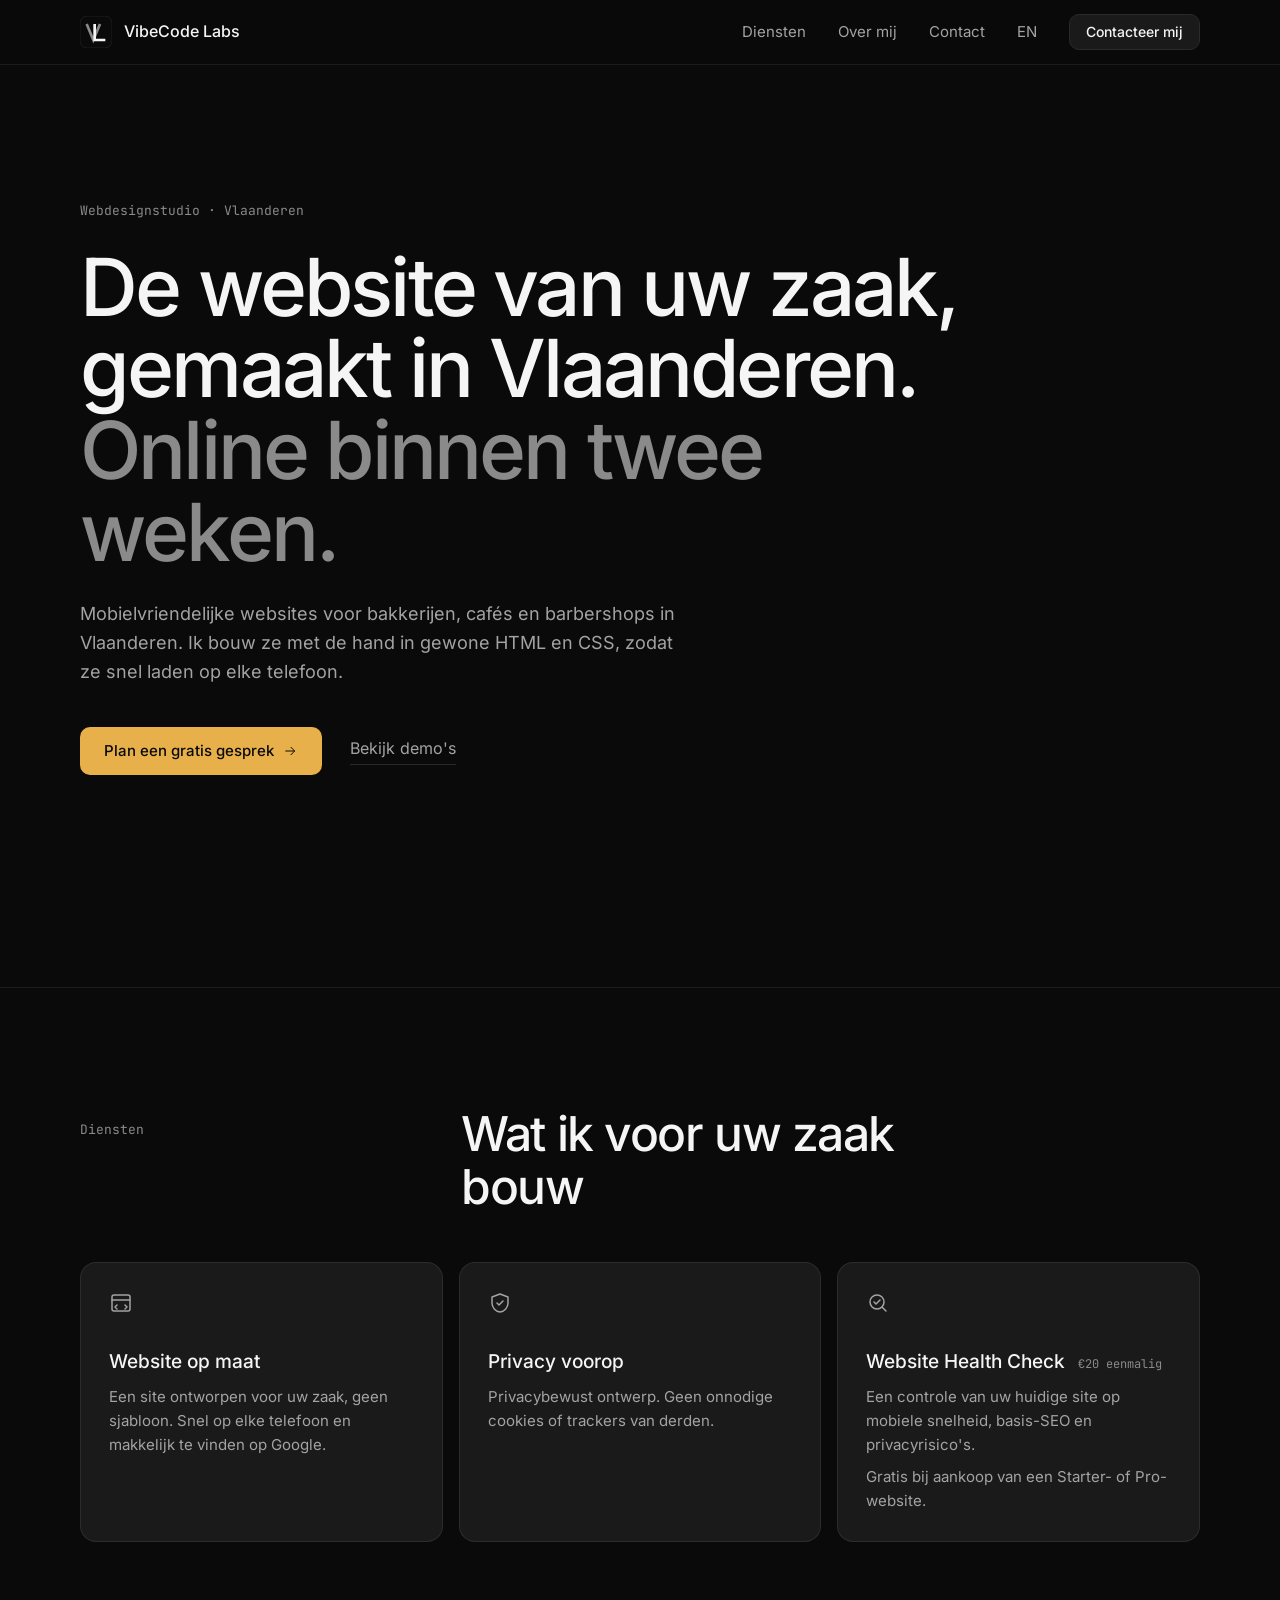
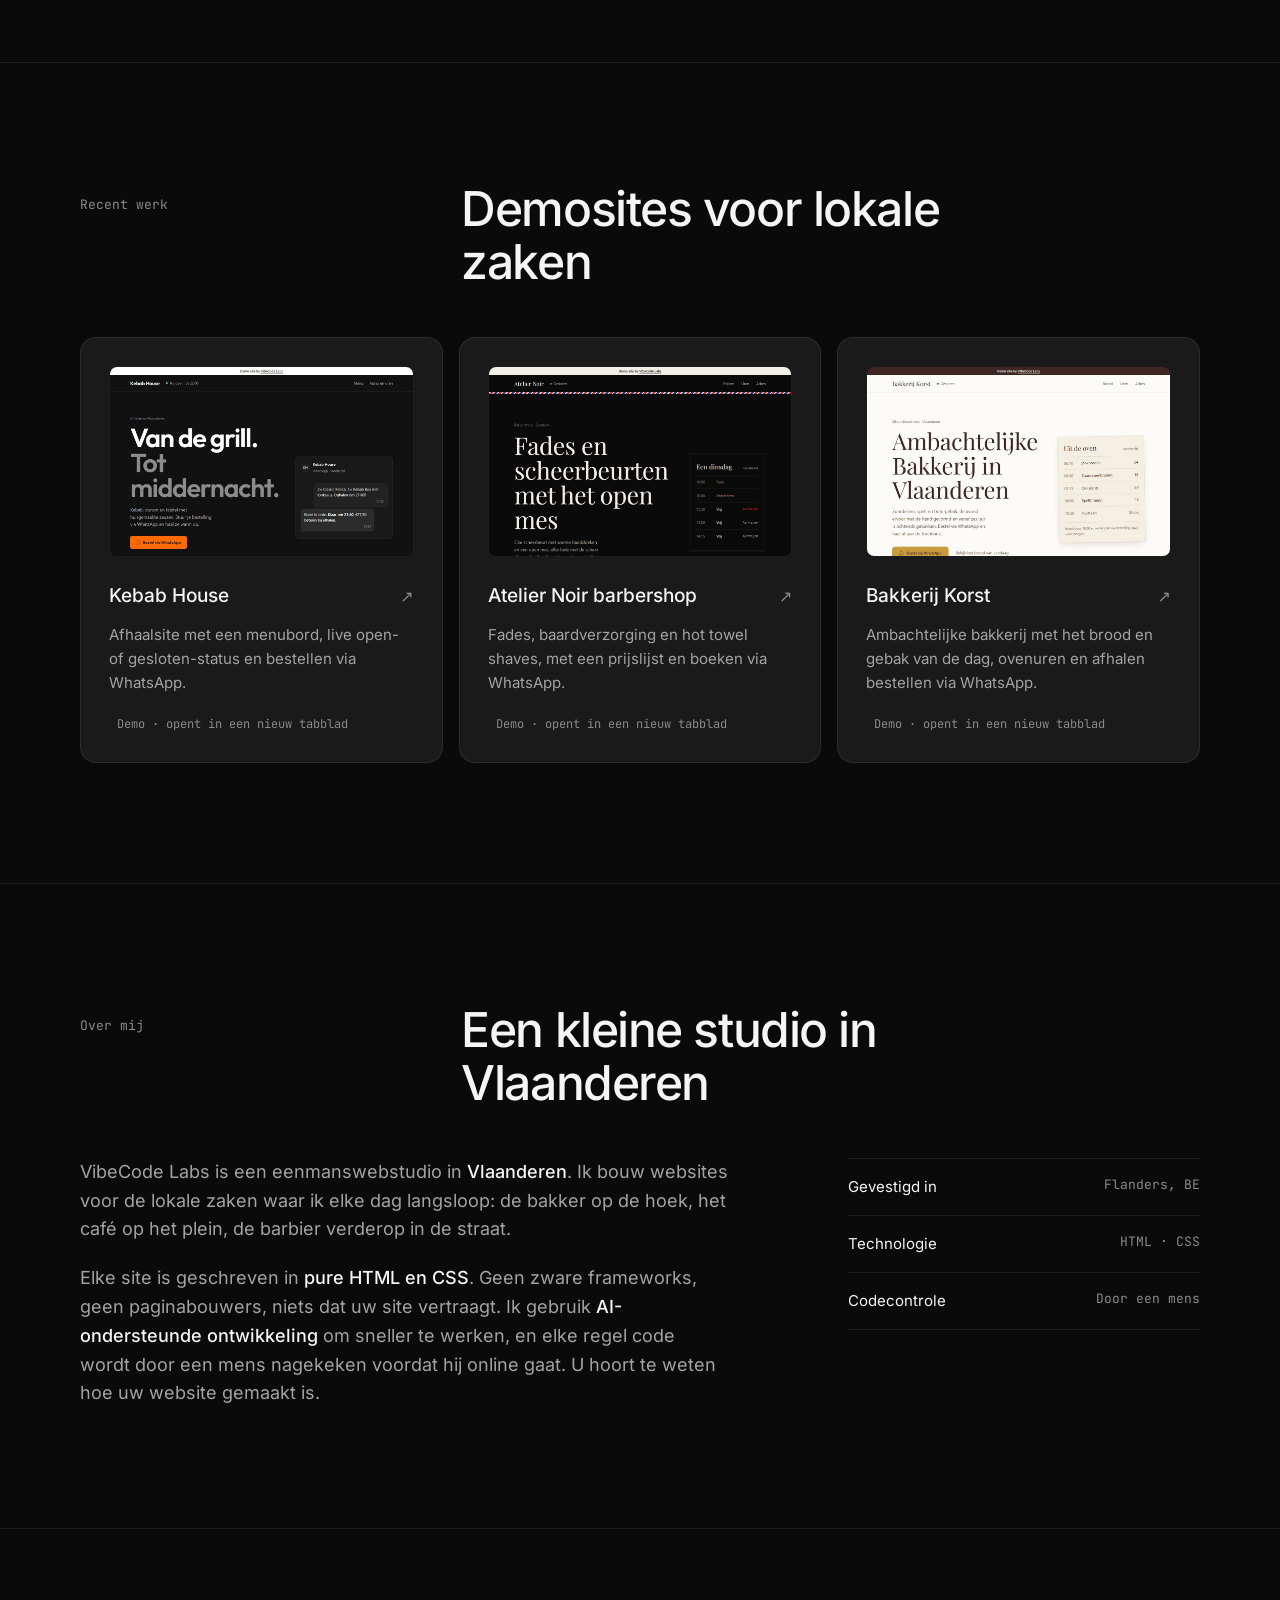
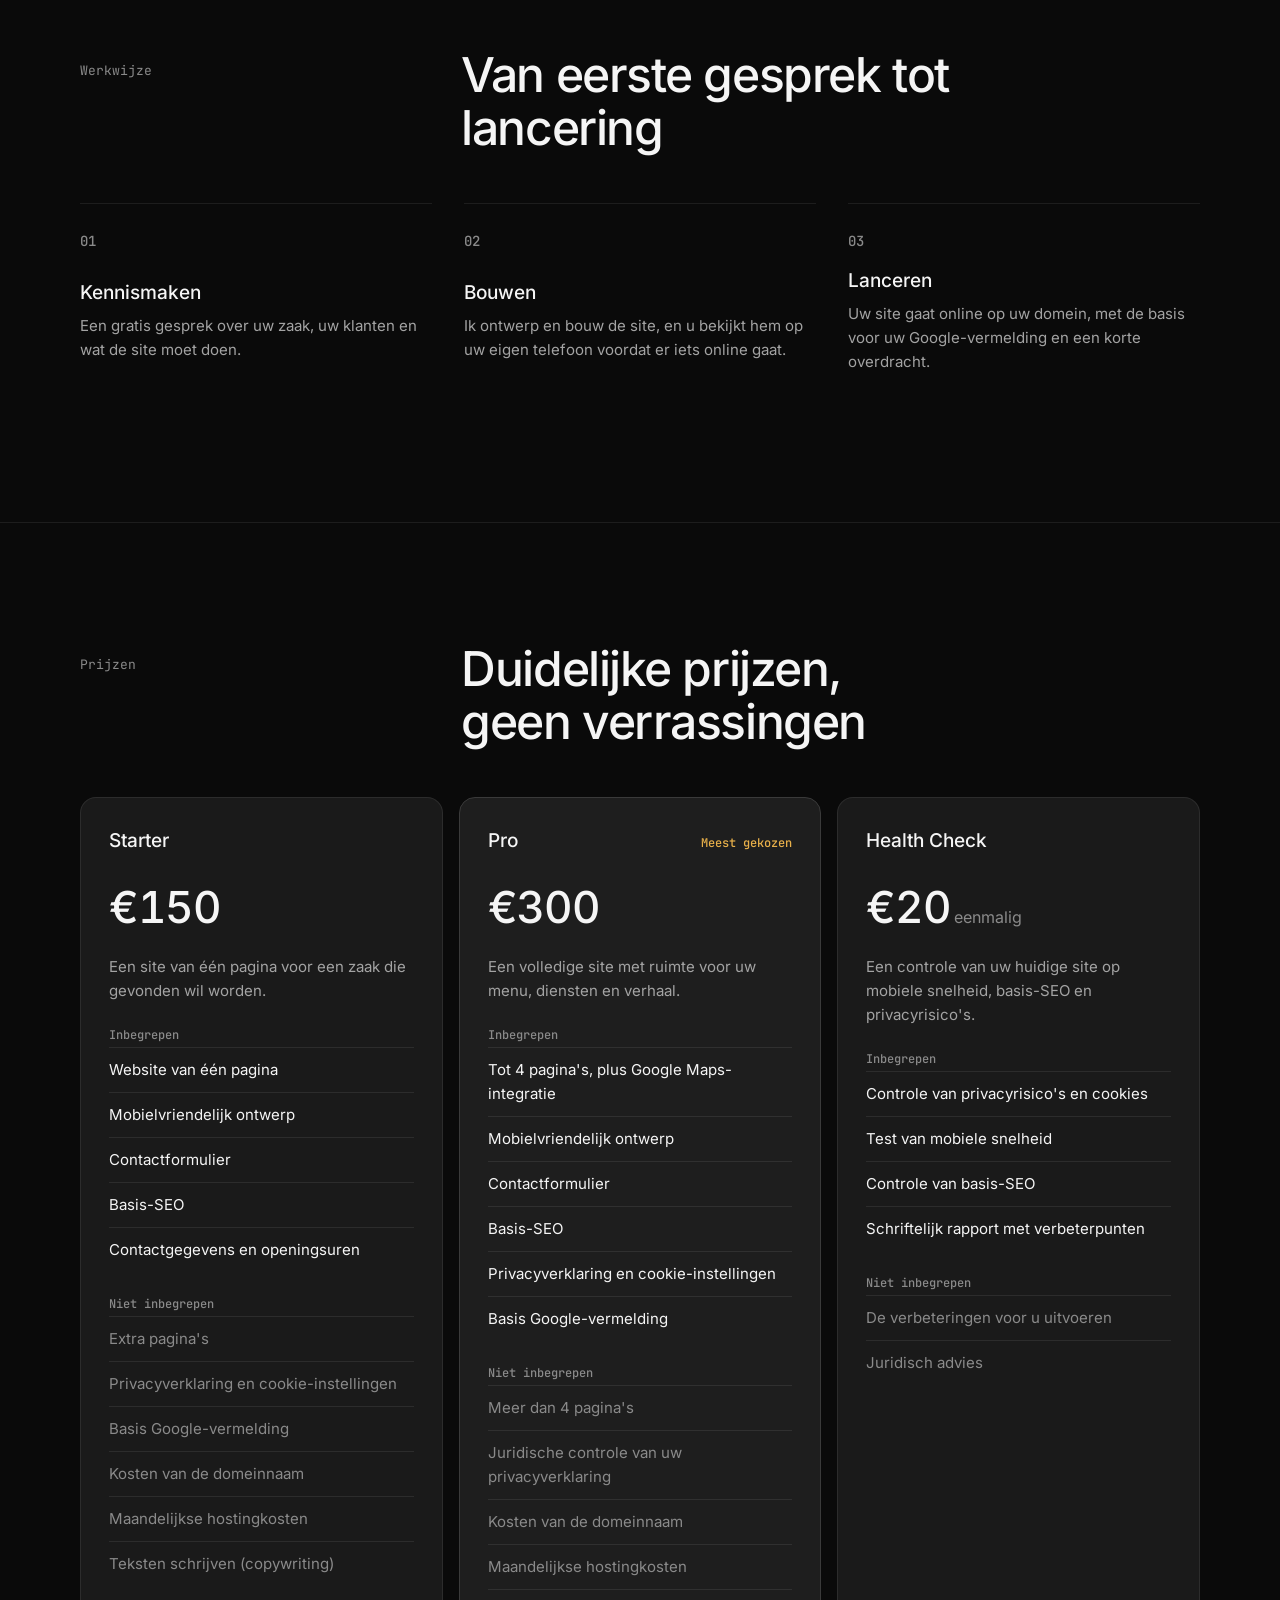
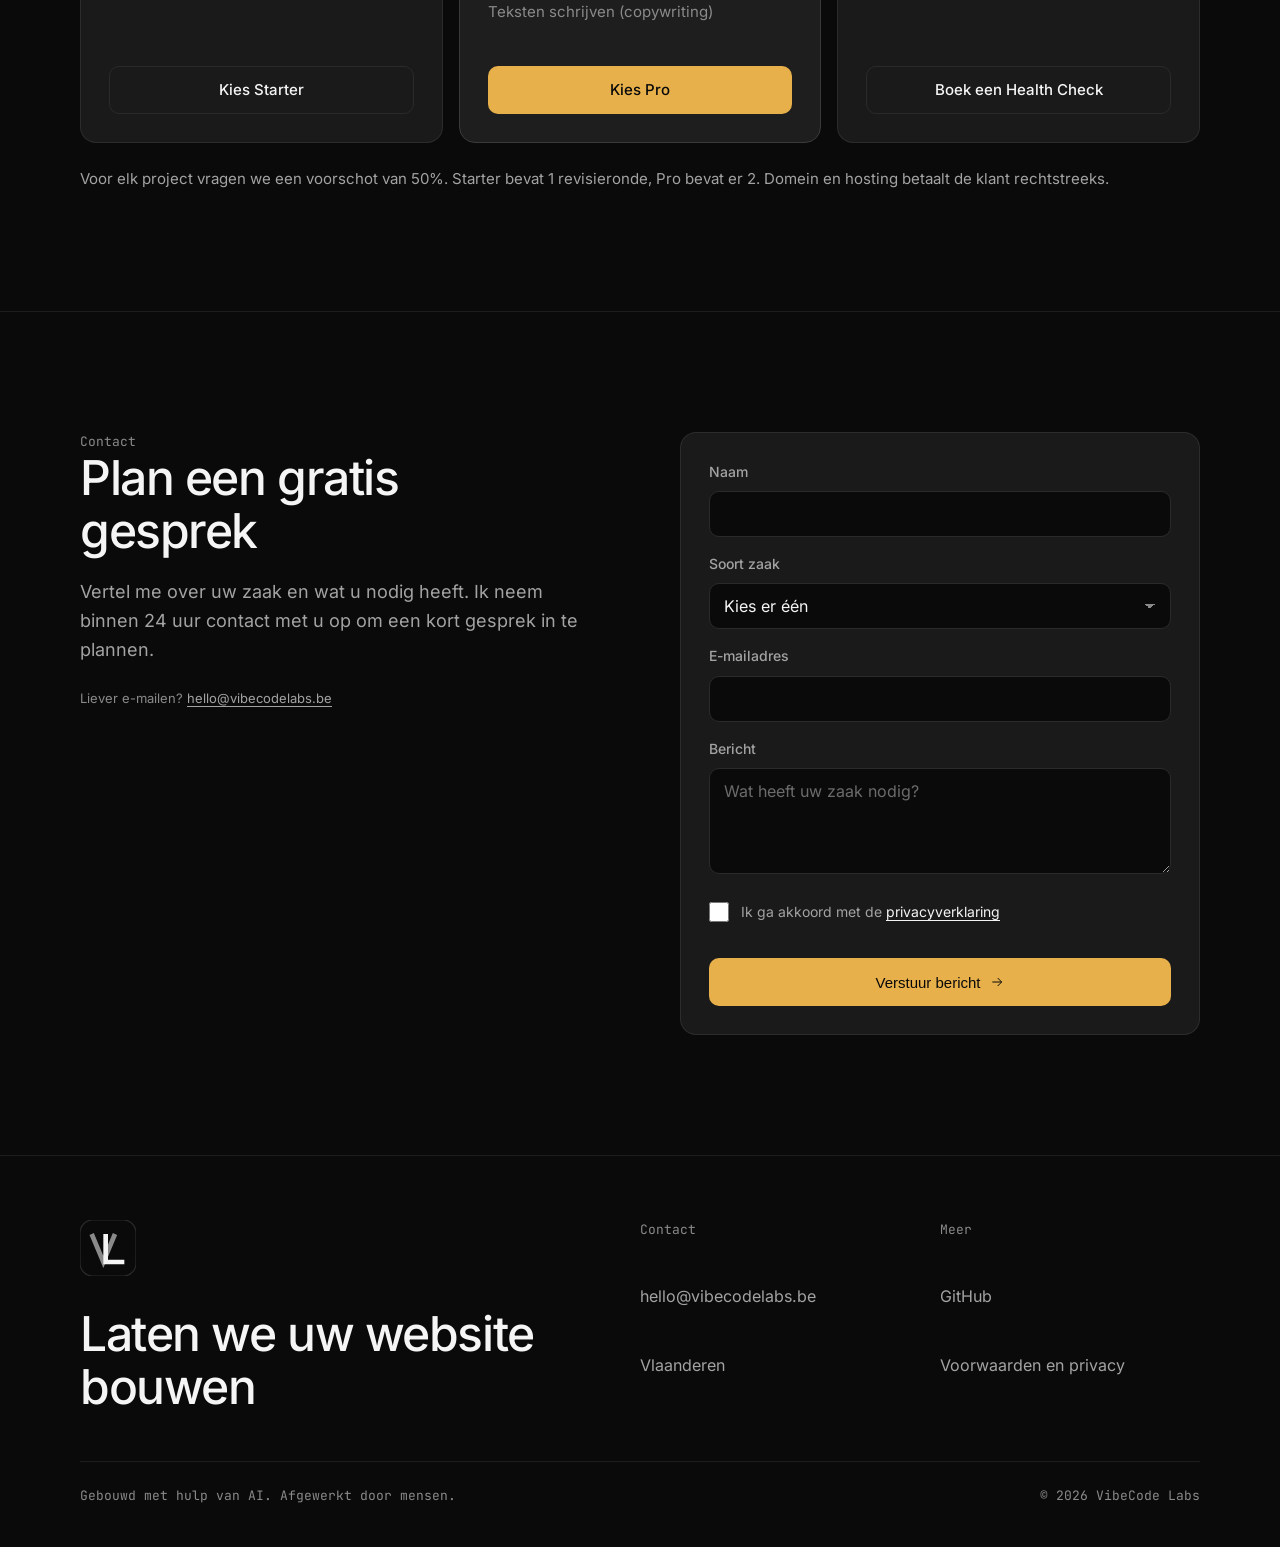
<file: index.html>
<!doctype html>
<html lang="nl-BE">
<head>
<meta charset="utf-8">
<meta name="viewport" content="width=device-width, initial-scale=1">
<title>Websites voor lokale zaken in Vlaanderen | VibeCode Labs</title>
<meta name="description" content="Webdesignstudio in Vlaanderen. Snelle, mobielvriendelijke en privacybewuste websites voor bakkerijen, cafés en barbershops.">
<meta property="og:type" content="website">
<meta property="og:title" content="Websites voor lokale zaken in Vlaanderen | VibeCode Labs">
<meta property="og:image" content="https://qrdz0.github.io/VibeCode-Labs/og-image.jpg">
<meta property="og:description" content="Snelle, mobielvriendelijke websites voor lokale zaken in Vlaanderen.">
<meta property="og:url" content="https://qrdz0.github.io/VibeCode-Labs/">
<meta property="og:locale" content="nl_BE">
<meta property="og:locale:alternate" content="en_BE">
<meta name="theme-color" content="#0a0a0a">
<link rel="icon" href="data:image/svg+xml,%3Csvg xmlns='http://www.w3.org/2000/svg' viewBox='0 0 48 48'%3E%3Crect width='48' height='48' rx='10' fill='%230a0a0a'/%3E%3Cpath d='M10 12l10 24 10-24' fill='none' stroke='%238a8a8a' stroke-width='4'/%3E%3Cpath d='M22 12v24h16' fill='none' stroke='%23f5f5f5' stroke-width='4'/%3E%3C/svg%3E">
<link rel="preload" href="fonts/inter-latin.woff2" as="font" type="font/woff2" crossorigin>
<style>
/* Self-hosted so no visitor IPs go to Google; both are variable fonts, Latin subset only */
@font-face { font-family: "Inter"; font-weight: 100 900; font-display: swap; src: url(fonts/inter-latin.woff2) format("woff2"); }
@font-face { font-family: "JetBrains Mono"; font-weight: 100 800; font-display: swap; src: url(fonts/jetbrains-mono-latin.woff2) format("woff2"); }
:root {
  --black: #0a0a0a;
  --g1: #1a1a1a;
  --g2: #2a2a2a;
  --text: #f5f5f5;
  --text-2: #a3a3a3;
  --muted: #8a8a8a;
  --line: rgba(245, 245, 245, .08);
  --accent: #e8b04a;
  --ease: cubic-bezier(.2, 0, 0, 1);
  --mono: "JetBrains Mono", ui-monospace, monospace;
}
* { box-sizing: border-box; margin: 0; }
html { scroll-behavior: smooth; scroll-padding-top: 72px; }
body { background: var(--black); color: var(--text); font: 400 16px/1.6 "Inter", system-ui, sans-serif; -webkit-font-smoothing: antialiased; }
a { color: inherit; text-decoration: none; }
:focus-visible { outline: 2px solid var(--accent); outline-offset: 3px; border-radius: 6px; }
.wrap { max-width: 1200px; margin: 0 auto; padding: 0 20px; }
.mono { font-family: var(--mono); font-size: 13px; color: var(--muted); }

/* Nav */
.nav { position: sticky; top: 0; z-index: 10; background: rgba(10,10,10,.85); backdrop-filter: blur(12px); border-bottom: 1px solid var(--line); }
.nav-inner { display: flex; align-items: center; justify-content: space-between; height: 64px; }
.brand { display: flex; align-items: center; gap: 12px; font-weight: 500; }
.nav-links { display: flex; align-items: center; gap: 16px; }
.brand, .nav-links .btn { white-space: nowrap; }
.nav-links a:not(.btn) { display: none; color: var(--text-2); font-size: 15px; transition: color 150ms var(--ease); }
.nav-links a:not(.btn):hover { color: var(--text); }

/* Language: Dutch first, English as fallback. Only the .t-nl/.t-en pairs switch */
html[lang="en"] .t-nl, html[lang="nl-BE"] .t-en { display: none; }
.lang-switch { background: none; border: 0; padding: 0; font: inherit; font-size: 15px; color: var(--text-2); cursor: pointer; transition: color 150ms var(--ease); }
.lang-switch:hover { color: var(--text); }

/* Buttons */
.btn { display: inline-flex; align-items: center; gap: 8px; height: 48px; padding: 0 24px; border-radius: 10px; font-weight: 500; font-size: 15px; transition: background-color 150ms var(--ease), border-color 150ms var(--ease), transform 100ms var(--ease); }
.btn:active { transform: scale(.98); }
.btn-primary { background: var(--accent); color: var(--black); }
.btn-primary:hover { background: #f0c26a; }
.btn-ghost { height: 36px; padding: 0 16px; font-size: 14px; border: 1px solid var(--g2); background: var(--g1); }
.btn-ghost:hover { border-color: #444; }

/* Hero */
.hero { padding: 96px 0 104px; }
.eyebrow { margin-bottom: 24px; }
h1 { font-size: clamp(40px, 7vw, 80px); line-height: 1.02; font-weight: 500; letter-spacing: -.035em; max-width: 17ch; }
h1 .dim { color: var(--muted); }
.lead { margin: 28px 0 40px; max-width: 34em; font-size: 18px; color: var(--text-2); }
.actions { display: flex; flex-wrap: wrap; align-items: center; gap: 16px 28px; margin-bottom: 48px; }
.link { color: var(--text-2); border-bottom: 1px solid var(--g2); padding-bottom: 2px; transition: color 150ms var(--ease), border-color 150ms var(--ease); }
.link:hover { color: var(--text); border-color: var(--text-2); }
.hero-meta { display: flex; flex-wrap: wrap; gap: 8px 24px; }

/* Contact */
.contact { display: grid; gap: 48px; align-items: start; }
.contact .lead { margin: 20px 0 24px; }
.form { display: grid; gap: 16px; }
/* Spam trap: bots fill it, Formspree drops those submissions */
.hp { position: absolute; left: -9999px; width: 1px; height: 1px; opacity: 0; }
.form-note { font-size: 13px; color: var(--muted); }
.form-note a { color: var(--text-2); text-decoration: underline; text-underline-offset: 3px; }
.form-error { font-size: 14px; color: #f08a80; }
.form-error a { text-decoration: underline; text-underline-offset: 3px; }
.sent { font-size: 18px; font-weight: 500; color: #6fcf8a; }
.sent + p { margin-top: 8px; }
.form label { display: grid; gap: 8px; font-size: 14px; font-weight: 500; color: var(--text-2); }
.form input, .form select, .form textarea { width: 100%; font: 400 16px "Inter", system-ui, sans-serif; color: var(--text); background: var(--black); border: 1px solid var(--g2); border-radius: 10px; padding: 12px 14px; transition: border-color 150ms var(--ease); }
.form textarea { resize: vertical; }
.form select { appearance: none; background-image: linear-gradient(45deg, transparent 50%, var(--muted) 50%), linear-gradient(135deg, var(--muted) 50%, transparent 50%); background-position: calc(100% - 20px) 50%, calc(100% - 15px) 50%; background-size: 5px 5px; background-repeat: no-repeat; }
.form ::placeholder { color: #6b6b6b; }
.form input:focus, .form select:focus, .form textarea:focus { outline: none; border-color: var(--accent); }
.form .consent { display: flex; align-items: center; gap: 12px; min-height: 44px; font-weight: 400; }
.form .consent input { width: 20px; height: 20px; padding: 0; flex: none; accent-color: var(--accent); }
.form .consent a { color: var(--text); text-decoration: underline; text-underline-offset: 3px; }
.free-note { margin-top: 16px; font-size: 14px; color: var(--accent); }
.form .btn { justify-content: center; margin-top: 8px; border: 0; cursor: pointer; }

/* Work */
.work { display: grid; gap: 16px; }
.work a { display: grid; gap: 4px; }
.work a:hover .arrow { transform: translate(2px, -2px); }
.work .arrow { transition: transform 150ms var(--ease); color: var(--muted); }
.work-top { display: flex; justify-content: space-between; align-items: baseline; }
.work-meta { margin: 16px 0 0; }
/* Framed screenshot; the image zooms inside its frame so the card itself never moves */
.shot { display: block; margin-bottom: 20px; border: 1px solid var(--line); border-radius: 8px; overflow: hidden; background: var(--black); }
.shot img { display: block; width: 100%; height: auto; transform-origin: top center; transition: transform 300ms var(--ease); }
.work a:hover .shot img { transform: scale(1.03); }
@media (prefers-reduced-motion: reduce) { .shot img { transition: none; } }
.hero { border-top: 0; }
.foot-title { margin-top: 24px; }

/* Sections */
section { border-top: 1px solid var(--line); }
.section { padding: 88px 0; }
.head { display: grid; gap: 12px; margin-bottom: 48px; }
h2 { font-size: clamp(32px, 5vw, 48px); line-height: 1.1; font-weight: 500; letter-spacing: -.03em; max-width: 16ch; }
h3 { font-size: 19px; font-weight: 500; }

/* Cards */
.grid { display: grid; gap: 16px; }
.card { background: var(--g1); border: 1px solid var(--line); border-radius: 16px; padding: 28px; transition: border-color 200ms var(--ease), background-color 200ms var(--ease); }
.card:not(.form):hover { border-color: var(--g2); background: #1e1e1e; }
.card > svg { color: var(--text-2); margin-bottom: 24px; }
.card p { color: var(--text-2); margin-top: 8px; font-size: 15px; }
.tag { font-family: var(--mono); font-size: 12px; color: var(--muted); margin-left: 8px; font-weight: 400; }

/* About */
.about { display: grid; gap: 32px; }
.about p { color: var(--text-2); font-size: 18px; max-width: 36em; }
.about p + p { margin-top: 20px; }
.about strong { color: var(--text); font-weight: 500; }
.facts { list-style: none; padding: 0; border-top: 1px solid var(--line); align-self: start; }
.facts li { display: flex; justify-content: space-between; gap: 16px; padding: 16px 0; border-bottom: 1px solid var(--line); font-size: 15px; }

/* Process */
.steps { list-style: none; padding: 0; display: grid; gap: 0; counter-reset: s; }
.steps li { counter-increment: s; display: grid; grid-template-columns: 56px 1fr; gap: 16px; padding: 28px 0; border-top: 1px solid var(--line); }
.steps li::before { content: "0" counter(s); font: 500 14px var(--mono); color: var(--muted); padding-top: 4px; }
.steps p { color: var(--text-2); margin-top: 6px; font-size: 15px; }

/* Pricing */
.price { display: flex; flex-direction: column; }
.price .amount { color: var(--text); font-size: 44px; font-weight: 500; letter-spacing: -.03em; margin: 16px 0 4px; font-variant-numeric: tabular-nums; }
.price .amount small { font-size: 16px; font-weight: 400; color: var(--muted); letter-spacing: 0; }
.price ul { list-style: none; padding: 0; margin: 0; }
.price li { padding: 10px 0; border-top: 1px solid var(--line); font-size: 15px; color: var(--text-2); }
.price .list-label { margin: 24px 0 4px; font: 500 12px var(--mono); color: var(--muted); }
.price .inc li { color: var(--text); }
.price .exc { flex: 1; margin-bottom: 32px; }
.price .exc li { color: var(--muted); }
.price-note { margin-top: 24px; font-size: 15px; color: var(--text-2); }
.price .btn { justify-content: center; }
.price.featured { border-color: #3a3a3a; background: #1e1e1e; }
.badge { font: 500 12px var(--mono); color: var(--accent); }
.price-top { display: flex; justify-content: space-between; align-items: baseline; }
.btn-plain { border: 1px solid var(--g2); }
.btn-plain:hover { border-color: #444; }

/* Footer */
footer { border-top: 1px solid var(--line); padding: 64px 0 40px; }
.foot { display: grid; gap: 40px; }
.foot-links { display: grid; gap: 8px; color: var(--text-2); }
.foot-links a:hover { color: var(--text); }
.credit { margin-top: 48px; padding-top: 24px; border-top: 1px solid var(--line); display: flex; flex-wrap: wrap; justify-content: space-between; gap: 8px; }

/* Scroll fade: only hides content when JS is running */
.js .reveal { opacity: 0; transform: translateY(12px); transition: opacity 600ms var(--ease), transform 600ms var(--ease); }
.js .reveal.in { opacity: 1; transform: none; }
@media (prefers-reduced-motion: reduce) {
  html { scroll-behavior: auto; }
  .js .reveal { opacity: 1; transform: none; transition: none; }
}

@media (min-width: 768px) {
  .wrap { padding: 0 40px; }
  .nav-links a:not(.btn) { display: inline; }
  .nav-links { gap: 32px; }
  .hero { padding: 136px 0 144px; }
  .section { padding: 120px 0; }
  .head { grid-template-columns: 1fr 2fr; align-items: end; }
  .head .mono { align-self: start; padding-top: 12px; }
  .grid-3 { grid-template-columns: repeat(3, 1fr); }
  .work { grid-template-columns: repeat(3, 1fr); }
  .about { grid-template-columns: 2fr 1fr; gap: 64px; }
  .steps { grid-template-columns: repeat(3, 1fr); gap: 32px; }
  .steps li { grid-template-columns: 1fr; padding-top: 24px; }
  .foot { grid-template-columns: 2fr 1fr 1fr; }
  .contact { grid-template-columns: 1fr 1fr; gap: 80px; }
}
</style>
<script>
document.documentElement.classList.add('js');
// Restore the visitor's language choice before first paint; storage can be blocked, so ignore errors
try { if (localStorage.getItem('lang') === 'en') document.documentElement.lang = 'en'; } catch (e) {}
</script>
</head>
<body>
<svg width="0" height="0" style="position:absolute" aria-hidden="true">
  <!-- VL monogram: grey V, off-white L sharing the V's right stroke base -->
  <symbol id="vl" viewBox="0 0 48 48">
    <rect width="48" height="48" rx="11" fill="#0a0a0a" stroke="#2a2a2a"/>
    <path d="M10 12 20 36 30 12" fill="none" stroke="#8a8a8a" stroke-width="4" stroke-linejoin="miter"/>
    <path d="M22 12V36H38" fill="none" stroke="#f5f5f5" stroke-width="4" stroke-linejoin="miter"/>
  </symbol>
</svg>

<header class="nav">
  <div class="wrap nav-inner">
    <a class="brand" href="#top" aria-label="VibeCode Labs, naar boven">
      <svg width="32" height="32" aria-hidden="true"><use href="#vl"/></svg>
      VibeCode Labs
    </a>
    <nav class="nav-links" aria-label="Hoofdmenu">
      <a href="#services"><span class="t-nl">Diensten</span><span class="t-en" lang="en">Services</span></a>
      <a href="#about"><span class="t-nl">Over mij</span><span class="t-en" lang="en">About</span></a>
      <a href="#start">Contact</a>
      <button class="lang-switch" id="lang-switch" type="button" hidden><span class="t-nl" lang="en" aria-label="Switch to English">EN</span><span class="t-en" lang="nl-BE" aria-label="Schakel naar Nederlands">NL</span></button>
      <a class="btn btn-ghost" href="#start"><span class="t-nl">Contacteer mij</span><span class="t-en" lang="en">Get in touch</span></a>
    </nav>
  </div>
</header>

<main id="top">
  <section class="hero">
    <div class="wrap">
      <p class="mono eyebrow reveal"><span class="t-nl">Webdesignstudio · Vlaanderen</span><span class="t-en" lang="en">Web design studio · Flanders</span></p>
      <h1 class="reveal"><span class="t-nl">De website van uw zaak, gemaakt in Vlaanderen. <span class="dim">Online binnen twee weken.</span></span><span class="t-en" lang="en">Your shop's website, built in Flanders. <span class="dim">Live in two weeks.</span></span></h1>
      <p class="lead reveal"><span class="t-nl">Mobielvriendelijke websites voor bakkerijen, cafés en barbershops in Vlaanderen. Ik bouw ze met de hand in gewone HTML en CSS, zodat ze snel laden op elke telefoon.</span><span class="t-en" lang="en">Mobile-first websites for bakeries, cafés and barbershops in Flanders. I build them by hand in plain HTML and CSS, so they load fast on any phone.</span></p>
      <div class="actions reveal">
        <a class="btn btn-primary" href="#start"><span class="t-nl">Plan een gratis gesprek</span><span class="t-en" lang="en">Book a free call</span>
          <svg width="16" height="16" viewBox="0 0 24 24" fill="none" stroke="currentColor" stroke-width="1.5" aria-hidden="true"><path d="M5 12h14M13 6l6 6-6 6"/></svg>
        </a>
        <a class="link" href="#work"><span class="t-nl">Bekijk demo's</span><span class="t-en" lang="en">View demos</span></a>
      </div>
      <div class="hero-meta mono reveal">
        <span class="t-nl">Pure HTML en CSS</span><span class="t-en" lang="en">Pure HTML and CSS</span>
        <span class="t-nl">Privacybewust</span><span class="t-en" lang="en">Privacy-conscious</span>
        <span class="t-nl">In het Nederlands</span><span class="t-en" lang="en">Service in Dutch</span>
      </div>
    </div>
  </section>

  <section id="services" class="section">
    <div class="wrap">
      <div class="head reveal"><p class="mono"><span class="t-nl">Diensten</span><span class="t-en" lang="en">Services</span></p><h2><span class="t-nl">Wat ik voor uw zaak bouw</span><span class="t-en" lang="en">What I build for your business</span></h2></div>
      <div class="grid grid-3">
        <article class="card reveal">
          <svg width="24" height="24" viewBox="0 0 24 24" fill="none" stroke="currentColor" stroke-width="1.5" stroke-linecap="round" stroke-linejoin="round" aria-hidden="true"><rect x="3" y="4" width="18" height="16" rx="2"/><path d="M3 9h18M8 14l-2 2 2 2M16 14l2 2-2 2"/></svg>
          <h3><span class="t-nl">Website op maat</span><span class="t-en" lang="en">Custom website development</span></h3>
          <p><span class="t-nl">Een site ontworpen voor uw zaak, geen sjabloon. Snel op elke telefoon en makkelijk te vinden op Google.</span><span class="t-en" lang="en">A site designed for your shop, not a template. Fast on any phone and easy for customers to find on Google.</span></p>
        </article>
        <article class="card reveal">
          <svg width="24" height="24" viewBox="0 0 24 24" fill="none" stroke="currentColor" stroke-width="1.5" stroke-linecap="round" stroke-linejoin="round" aria-hidden="true"><path d="M12 3 4 6v6c0 4.5 3.4 8.3 8 9 4.6-.7 8-4.5 8-9V6l-8-3Z"/><path d="m9 12 2 2 4-4"/></svg>
          <h3><span class="t-nl">Privacy voorop</span><span class="t-en" lang="en">Privacy-first design</span></h3>
          <p><span class="t-nl">Privacybewust ontwerp. Geen onnodige cookies of trackers van derden.</span><span class="t-en" lang="en">Privacy-conscious design. No unnecessary cookies or third-party trackers.</span></p>
        </article>
        <article class="card reveal">
          <svg width="24" height="24" viewBox="0 0 24 24" fill="none" stroke="currentColor" stroke-width="1.5" stroke-linecap="round" stroke-linejoin="round" aria-hidden="true"><circle cx="11" cy="11" r="7"/><path d="m20 20-4-4M8 11l2 2 4-4"/></svg>
          <h3>Website Health Check <span class="tag"><span class="t-nl">€20 eenmalig</span><span class="t-en" lang="en">€20 one-time</span></span></h3>
          <p><span class="t-nl">Een controle van uw huidige site op mobiele snelheid, basis-SEO en privacyrisico's.</span><span class="t-en" lang="en">A check of your current site for mobile speed, basic SEO and privacy risks.</span></p>
          <p class="free-note"><span class="t-nl">Gratis bij aankoop van een Starter- of Pro-website.</span><span class="t-en" lang="en">Free if you purchase a Starter or Pro website.</span></p>
        </article>
      </div>
    </div>
  </section>

  <section id="work" class="section">
    <div class="wrap">
      <div class="head reveal"><p class="mono"><span class="t-nl">Recent werk</span><span class="t-en" lang="en">Recent work</span></p><h2><span class="t-nl">Demosites voor lokale zaken</span><span class="t-en" lang="en">Demo sites for local shops</span></h2></div>
      <div class="work">
        <a class="card reveal" href="https://qrdz0.github.io/VibeCode-Labs/demos/Asse-Kebab/" target="_blank" rel="noopener">
          <span class="shot"><img src="demos/kebab-preview.jpg" alt="Startpagina van de Kebab House demo: zwarte pagina met een oranje WhatsApp-knop en een voorbeeldbestelling in een chatvenster" width="1200" height="750" loading="lazy"></span>
          <div class="work-top"><h3>Kebab House</h3><span class="arrow" aria-hidden="true">↗</span></div>
          <p><span class="t-nl">Afhaalsite met een menubord, live open- of gesloten-status en bestellen via WhatsApp.</span><span class="t-en" lang="en">Takeaway site with a menu board, live open or closed status and WhatsApp ordering.</span></p>
          <span class="tag work-meta"><span class="t-nl">Demo · opent in een nieuw tabblad</span><span class="t-en" lang="en">Demo · opens in a new tab</span></span>
        </a>
        <a class="card reveal" href="https://qrdz0.github.io/VibeCode-Labs/demos/Demo-Barbershop/" target="_blank" rel="noopener">
          <span class="shot"><img src="demos/barber-preview.jpg" alt="Startpagina van de Atelier Noir demo: zwarte pagina met een serif titel en een afsprakenboek met vrije uren" width="1200" height="750" loading="lazy"></span>
          <div class="work-top"><h3>Atelier Noir barbershop</h3><span class="arrow" aria-hidden="true">↗</span></div>
          <p><span class="t-nl">Fades, baardverzorging en hot towel shaves, met een prijslijst en boeken via WhatsApp.</span><span class="t-en" lang="en">Fades, beard trims and hot towel shaves, with a price list and WhatsApp booking.</span></p>
          <span class="tag work-meta"><span class="t-nl">Demo · opent in een nieuw tabblad</span><span class="t-en" lang="en">Demo · opens in a new tab</span></span>
        </a>
        <a class="card reveal" href="https://qrdz0.github.io/VibeCode-Labs/demos/Demo-Bakery/" target="_blank" rel="noopener">
          <span class="shot"><img src="demos/bakery-preview.jpg" alt="Startpagina van de Bakkerij Korst demo: crèmekleurige pagina met een gouden bestelknop en een lijst van wat uit de oven kwam" width="1200" height="750" loading="lazy"></span>
          <div class="work-top"><h3>Bakkerij Korst</h3><span class="arrow" aria-hidden="true">↗</span></div>
          <p><span class="t-nl">Ambachtelijke bakkerij met het brood en gebak van de dag, ovenuren en afhalen bestellen via WhatsApp.</span><span class="t-en" lang="en">Artisan bakery with the day's breads and pastries, oven times and WhatsApp pickup orders.</span></p>
          <span class="tag work-meta"><span class="t-nl">Demo · opent in een nieuw tabblad</span><span class="t-en" lang="en">Demo · opens in a new tab</span></span>
        </a>
      </div>
    </div>
  </section>

  <section id="about" class="section">
    <div class="wrap">
      <div class="head reveal"><p class="mono"><span class="t-nl">Over mij</span><span class="t-en" lang="en">About</span></p><h2><span class="t-nl">Een kleine studio in Vlaanderen</span><span class="t-en" lang="en">A small studio in Flanders</span></h2></div>
      <div class="about">
        <div class="reveal">
          <p><span class="t-nl">VibeCode Labs is een eenmanswebstudio in <strong>Vlaanderen</strong>. Ik bouw websites voor de lokale zaken waar ik elke dag langsloop: de bakker op de hoek, het café op het plein, de barbier verderop in de straat.</span><span class="t-en" lang="en">VibeCode Labs is a one-person web studio based in <strong>Flanders</strong>. I build websites for the local businesses I walk past every day, the bakery on the corner, the café on the square, the barber down the street.</span></p>
          <p><span class="t-nl">Elke site is geschreven in <strong>pure HTML en CSS</strong>. Geen zware frameworks, geen paginabouwers, niets dat uw site vertraagt. Ik gebruik <strong>AI-ondersteunde ontwikkeling</strong> om sneller te werken, en elke regel code wordt door een mens nagekeken voordat hij online gaat. U hoort te weten hoe uw website gemaakt is.</span><span class="t-en" lang="en">Every site is written in <strong>pure HTML and CSS</strong>. No heavy frameworks, no page builders, nothing to slow it down. I use <strong>AI-assisted development</strong> to work faster, and every line is reviewed by a human before it goes live. You should know how your website was made.</span></p>
        </div>
        <ul class="facts reveal">
          <li><span><span class="t-nl">Gevestigd in</span><span class="t-en" lang="en">Based in</span></span><span class="mono">Flanders, BE</span></li>
          <li><span><span class="t-nl">Technologie</span><span class="t-en" lang="en">Stack</span></span><span class="mono">HTML · CSS</span></li>
          <li><span><span class="t-nl">Codecontrole</span><span class="t-en" lang="en">Code review</span></span><span class="mono"><span class="t-nl">Door een mens</span><span class="t-en" lang="en">Human</span></span></li>
        </ul>
      </div>
    </div>
  </section>

  <section class="section">
    <div class="wrap">
      <div class="head reveal"><p class="mono"><span class="t-nl">Werkwijze</span><span class="t-en" lang="en">Process</span></p><h2><span class="t-nl">Van eerste gesprek tot lancering</span><span class="t-en" lang="en">From first call to launch</span></h2></div>
      <ol class="steps">
        <li class="reveal"><div><h3><span class="t-nl">Kennismaken</span><span class="t-en" lang="en">Discover</span></h3><p><span class="t-nl">Een gratis gesprek over uw zaak, uw klanten en wat de site moet doen.</span><span class="t-en" lang="en">A free call about your business, your customers and what the site needs to do.</span></p></div></li>
        <li class="reveal"><div><h3><span class="t-nl">Bouwen</span><span class="t-en" lang="en">Build</span></h3><p><span class="t-nl">Ik ontwerp en bouw de site, en u bekijkt hem op uw eigen telefoon voordat er iets online gaat.</span><span class="t-en" lang="en">I design and build the site, and you review it on your own phone before anything goes live.</span></p></div></li>
        <li class="reveal"><div><h3><span class="t-nl">Lanceren</span><span class="t-en" lang="en">Launch</span></h3><p><span class="t-nl">Uw site gaat online op uw domein, met de basis voor uw Google-vermelding en een korte overdracht.</span><span class="t-en" lang="en">Your site goes live on your domain, with Google listing basics and a short handover.</span></p></div></li>
      </ol>
    </div>
  </section>

  <section class="section">
    <div class="wrap">
      <div class="head reveal"><p class="mono"><span class="t-nl">Prijzen</span><span class="t-en" lang="en">Pricing</span></p><h2><span class="t-nl">Duidelijke prijzen, geen verrassingen</span><span class="t-en" lang="en">Clear prices, no surprises</span></h2></div>
      <div class="grid grid-3">
        <article class="card price reveal">
          <h3>Starter</h3>
          <p class="amount">€150</p>
          <p><span class="t-nl">Een site van één pagina voor een zaak die gevonden wil worden.</span><span class="t-en" lang="en">A one-page site for a shop that needs to be found.</span></p>
          <p class="list-label"><span class="t-nl">Inbegrepen</span><span class="t-en" lang="en">What's included</span></p>
          <ul class="inc">
            <li><span class="t-nl">Website van één pagina</span><span class="t-en" lang="en">One-page website</span></li>
            <li><span class="t-nl">Mobielvriendelijk ontwerp</span><span class="t-en" lang="en">Mobile-friendly design</span></li>
            <li><span class="t-nl">Contactformulier</span><span class="t-en" lang="en">Contact form</span></li>
            <li><span class="t-nl">Basis-SEO</span><span class="t-en" lang="en">Basic SEO</span></li>
            <li><span class="t-nl">Contactgegevens en openingsuren</span><span class="t-en" lang="en">Contact and opening hours</span></li>
          </ul>
          <p class="list-label"><span class="t-nl">Niet inbegrepen</span><span class="t-en" lang="en">Not included</span></p>
          <ul class="exc">
            <li><span class="t-nl">Extra pagina's</span><span class="t-en" lang="en">Extra pages</span></li>
            <li><span class="t-nl">Privacyverklaring en cookie-instellingen</span><span class="t-en" lang="en">Privacy policy and cookie setup</span></li>
            <li><span class="t-nl">Basis Google-vermelding</span><span class="t-en" lang="en">Google listing basics</span></li>
            <li><span class="t-nl">Kosten van de domeinnaam</span><span class="t-en" lang="en">Domain name cost</span></li>
            <li><span class="t-nl">Maandelijkse hostingkosten</span><span class="t-en" lang="en">Monthly hosting cost</span></li>
            <li><span class="t-nl">Teksten schrijven (copywriting)</span><span class="t-en" lang="en">Copywriting</span></li>
          </ul>
          <a class="btn btn-plain" href="#start"><span class="t-nl">Kies Starter</span><span class="t-en" lang="en">Choose Starter</span></a>
        </article>
        <article class="card price featured reveal">
          <div class="price-top"><h3>Pro</h3><span class="badge"><span class="t-nl">Meest gekozen</span><span class="t-en" lang="en">Most popular</span></span></div>
          <p class="amount">€300</p>
          <p><span class="t-nl">Een volledige site met ruimte voor uw menu, diensten en verhaal.</span><span class="t-en" lang="en">A full site with room for your menu, services and story.</span></p>
          <p class="list-label"><span class="t-nl">Inbegrepen</span><span class="t-en" lang="en">What's included</span></p>
          <ul class="inc">
            <li><span class="t-nl">Tot 4 pagina's, plus Google Maps-integratie</span><span class="t-en" lang="en">Up to 4 pages, plus Google Maps integration</span></li>
            <li><span class="t-nl">Mobielvriendelijk ontwerp</span><span class="t-en" lang="en">Mobile-friendly design</span></li>
            <li><span class="t-nl">Contactformulier</span><span class="t-en" lang="en">Contact form</span></li>
            <li><span class="t-nl">Basis-SEO</span><span class="t-en" lang="en">Basic SEO</span></li>
            <li><span class="t-nl">Privacyverklaring en cookie-instellingen</span><span class="t-en" lang="en">Privacy policy and cookie setup</span></li>
            <li><span class="t-nl">Basis Google-vermelding</span><span class="t-en" lang="en">Google listing basics</span></li>
          </ul>
          <p class="list-label"><span class="t-nl">Niet inbegrepen</span><span class="t-en" lang="en">Not included</span></p>
          <ul class="exc">
            <li><span class="t-nl">Meer dan 4 pagina's</span><span class="t-en" lang="en">More than 4 pages</span></li>
            <li><span class="t-nl">Juridische controle van uw privacyverklaring</span><span class="t-en" lang="en">Legal review of your privacy policy</span></li>
            <li><span class="t-nl">Kosten van de domeinnaam</span><span class="t-en" lang="en">Domain name cost</span></li>
            <li><span class="t-nl">Maandelijkse hostingkosten</span><span class="t-en" lang="en">Monthly hosting cost</span></li>
            <li><span class="t-nl">Teksten schrijven (copywriting)</span><span class="t-en" lang="en">Copywriting</span></li>
          </ul>
          <a class="btn btn-primary" href="#start"><span class="t-nl">Kies Pro</span><span class="t-en" lang="en">Choose Pro</span></a>
        </article>
        <article class="card price reveal">
          <h3>Health Check</h3>
          <p class="amount">€20<small><span class="t-nl"> eenmalig</span><span class="t-en" lang="en"> one-time</span></small></p>
          <p><span class="t-nl">Een controle van uw huidige site op mobiele snelheid, basis-SEO en privacyrisico's.</span><span class="t-en" lang="en">A check of your current site for mobile speed, basic SEO and privacy risks.</span></p>
          <p class="list-label"><span class="t-nl">Inbegrepen</span><span class="t-en" lang="en">What's included</span></p>
          <ul class="inc">
            <li><span class="t-nl">Controle van privacyrisico's en cookies</span><span class="t-en" lang="en">Privacy risk and cookie review</span></li>
            <li><span class="t-nl">Test van mobiele snelheid</span><span class="t-en" lang="en">Mobile speed test</span></li>
            <li><span class="t-nl">Controle van basis-SEO</span><span class="t-en" lang="en">Basic SEO check</span></li>
            <li><span class="t-nl">Schriftelijk rapport met verbeterpunten</span><span class="t-en" lang="en">Written report with fixes</span></li>
          </ul>
          <p class="list-label"><span class="t-nl">Niet inbegrepen</span><span class="t-en" lang="en">Not included</span></p>
          <ul class="exc">
            <li><span class="t-nl">De verbeteringen voor u uitvoeren</span><span class="t-en" lang="en">Making the fixes for you</span></li>
            <li><span class="t-nl">Juridisch advies</span><span class="t-en" lang="en">Legal advice</span></li>
          </ul>
          <a class="btn btn-plain" href="#start"><span class="t-nl">Boek een Health Check</span><span class="t-en" lang="en">Book Health Check</span></a>
        </article>
      </div>
      <p class="price-note reveal"><span class="t-nl">Voor elk project vragen we een voorschot van 50%. Starter bevat 1 revisieronde, Pro bevat er 2. Domein en hosting betaalt de klant rechtstreeks.</span><span class="t-en" lang="en">All projects require a 50% deposit. Starter includes 1 revision round; Pro includes 2. Domain and hosting are paid directly by the client.</span></p>
    </div>
  </section>

  <section id="start" class="section">
    <div class="wrap contact">
      <div class="reveal">
        <p class="mono">Contact</p>
        <h2><span class="t-nl">Plan een gratis gesprek</span><span class="t-en" lang="en">Book a free call</span></h2>
        <p class="lead"><span class="t-nl">Vertel me over uw zaak en wat u nodig heeft. Ik neem binnen 24 uur contact met u op om een kort gesprek in te plannen.</span><span class="t-en" lang="en">Tell me about your shop and what you need. I'll get back to you within 24 hours to set up a short call.</span></p>
        <p class="form-note"><span class="t-nl">Liever e-mailen?</span><span class="t-en" lang="en">Prefer email?</span> <a href="mailto:hello@vibecodelabs.be">hello@vibecodelabs.be</a></p>
      </div>
      <div class="card reveal" id="form-box" aria-live="polite">
        <form class="form" id="contact-form" action="https://formspree.io/f/xvkapzny" method="POST">
          <label><span><span class="t-nl">Naam</span><span class="t-en" lang="en">Name</span></span><input name="name" required autocomplete="name"></label>
          <label><span><span class="t-nl">Soort zaak</span><span class="t-en" lang="en">Business type</span></span>
            <select name="business_type" required>
              <option value="" disabled selected data-en="Choose one">Kies er één</option>
              <option data-en="Bakery">Bakkerij</option><option data-en="Café or restaurant">Café of restaurant</option><option data-en="Barbershop or salon">Barbershop of kapsalon</option><option data-en="Shop">Winkel</option><option data-en="Other">Andere</option>
            </select>
          </label>
          <label><span><span class="t-nl">E-mailadres</span><span class="t-en" lang="en">Email</span></span><input type="email" name="email" required autocomplete="email"></label>
          <label><span><span class="t-nl">Bericht</span><span class="t-en" lang="en">Message</span></span><textarea name="message" rows="4" required placeholder="Wat heeft uw zaak nodig?" data-en-placeholder="What does your business need?"></textarea></label>
          <input type="text" name="_gotcha" class="hp" tabindex="-1" autocomplete="off" aria-hidden="true">
          <input type="hidden" name="_subject" value="New enquiry from the VibeCode Labs site">
          <label class="consent"><input type="checkbox" name="privacy_consent" value="yes" required><span><span class="t-nl">Ik ga akkoord met de <a href="terms.html#privacy">privacyverklaring</a></span><span class="t-en" lang="en">I agree to the <a href="terms.html#privacy">Privacy Policy</a></span></span></label>
          <p class="form-error" id="form-error" hidden></p>
          <button class="btn btn-primary" type="submit"><span class="t-nl">Verstuur bericht</span><span class="t-en" lang="en">Send message</span>
            <svg width="16" height="16" viewBox="0 0 24 24" fill="none" stroke="currentColor" stroke-width="1.5" aria-hidden="true"><path d="M5 12h14M13 6l6 6-6 6"/></svg>
          </button>
        </form>
      </div>
    </div>
  </section>
</main>

<footer id="contact">
  <div class="wrap">
    <div class="foot">
      <div>
        <svg width="56" height="56" aria-hidden="true"><use href="#vl"/></svg>
        <h2 class="foot-title"><span class="t-nl">Laten we uw website bouwen</span><span class="t-en" lang="en">Let's build your website</span></h2>
      </div>
      <div class="foot-links">
        <span class="mono">Contact</span>
        <a href="mailto:hello@vibecodelabs.be">hello@vibecodelabs.be</a>
        <span><span class="t-nl">Vlaanderen</span><span class="t-en" lang="en">Flanders</span></span>
      </div>
      <div class="foot-links">
        <span class="mono"><span class="t-nl">Meer</span><span class="t-en" lang="en">More</span></span>
        <a href="https://github.com/qrdz0">GitHub</a>
        <a href="terms.html"><span class="t-nl">Voorwaarden en privacy</span><span class="t-en" lang="en">Terms and privacy</span></a>
      </div>
    </div>
    <div class="credit mono">
      <span><span class="t-nl">Gebouwd met hulp van AI. Afgewerkt door mensen.</span><span class="t-en" lang="en">Built with AI assistance. Crafted by humans.</span></span>
      <span>© 2026 VibeCode Labs</span>
    </div>
  </div>
</footer>

<script>
const io = new IntersectionObserver(es => es.forEach(e => {
  if (e.isIntersecting) { e.target.classList.add('in'); io.unobserve(e.target); }
}), { rootMargin: '0px 0px -8% 0px' });
document.querySelectorAll('.reveal').forEach(el => io.observe(el));

// Option text and placeholders can't hold both languages, so swap them in place
function setFormLang(lang) {
  const en = lang === 'en';
  document.querySelectorAll('[data-en]').forEach(el => { el.dataset.nl ??= el.textContent; el.textContent = en ? el.dataset.en : el.dataset.nl; });
  document.querySelectorAll('[data-en-placeholder]').forEach(el => { el.dataset.nlPlaceholder ??= el.placeholder; el.placeholder = en ? el.dataset.enPlaceholder : el.dataset.nlPlaceholder; });
}
setFormLang(document.documentElement.lang);

// NL/EN switch
const sw = document.getElementById('lang-switch');
sw.hidden = false;
sw.addEventListener('click', () => {
  const next = document.documentElement.lang === 'en' ? 'nl-BE' : 'en';
  document.documentElement.lang = next;
  setFormLang(next);
  try { localStorage.setItem('lang', next === 'en' ? 'en' : 'nl'); } catch (e) {}
});

// Send via fetch so the visitor stays on the page; without JS the form still posts to Formspree normally
const form = document.getElementById('contact-form'), err = document.getElementById('form-error');
form.addEventListener('submit', async e => {
  e.preventDefault();
  const btn = form.querySelector('button');
  btn.disabled = true; err.hidden = true;
  try {
    const res = await fetch(form.action, { method: 'POST', body: new FormData(form), headers: { Accept: 'application/json' } });
    if (!res.ok) throw new Error();
    document.getElementById('form-box').innerHTML = document.documentElement.lang === 'en'
      ? '<p class="sent">Message sent successfully</p><p class="form-note">Thanks. I\'ll get back to you within 24 hours.</p>'
      : '<p class="sent">Bericht verzonden</p><p class="form-note">Bedankt. Ik neem binnen 24 uur contact met u op.</p>';
  } catch {
    err.innerHTML = document.documentElement.lang === 'en'
      ? 'Sending failed. Please try again or email <a href="mailto:hello@vibecodelabs.be">hello@vibecodelabs.be</a>.'
      : 'Versturen is mislukt. Probeer het opnieuw of mail naar <a href="mailto:hello@vibecodelabs.be">hello@vibecodelabs.be</a>.';
    err.hidden = false; btn.disabled = false;
  }
});
</script>
</body>
</html>
</file>
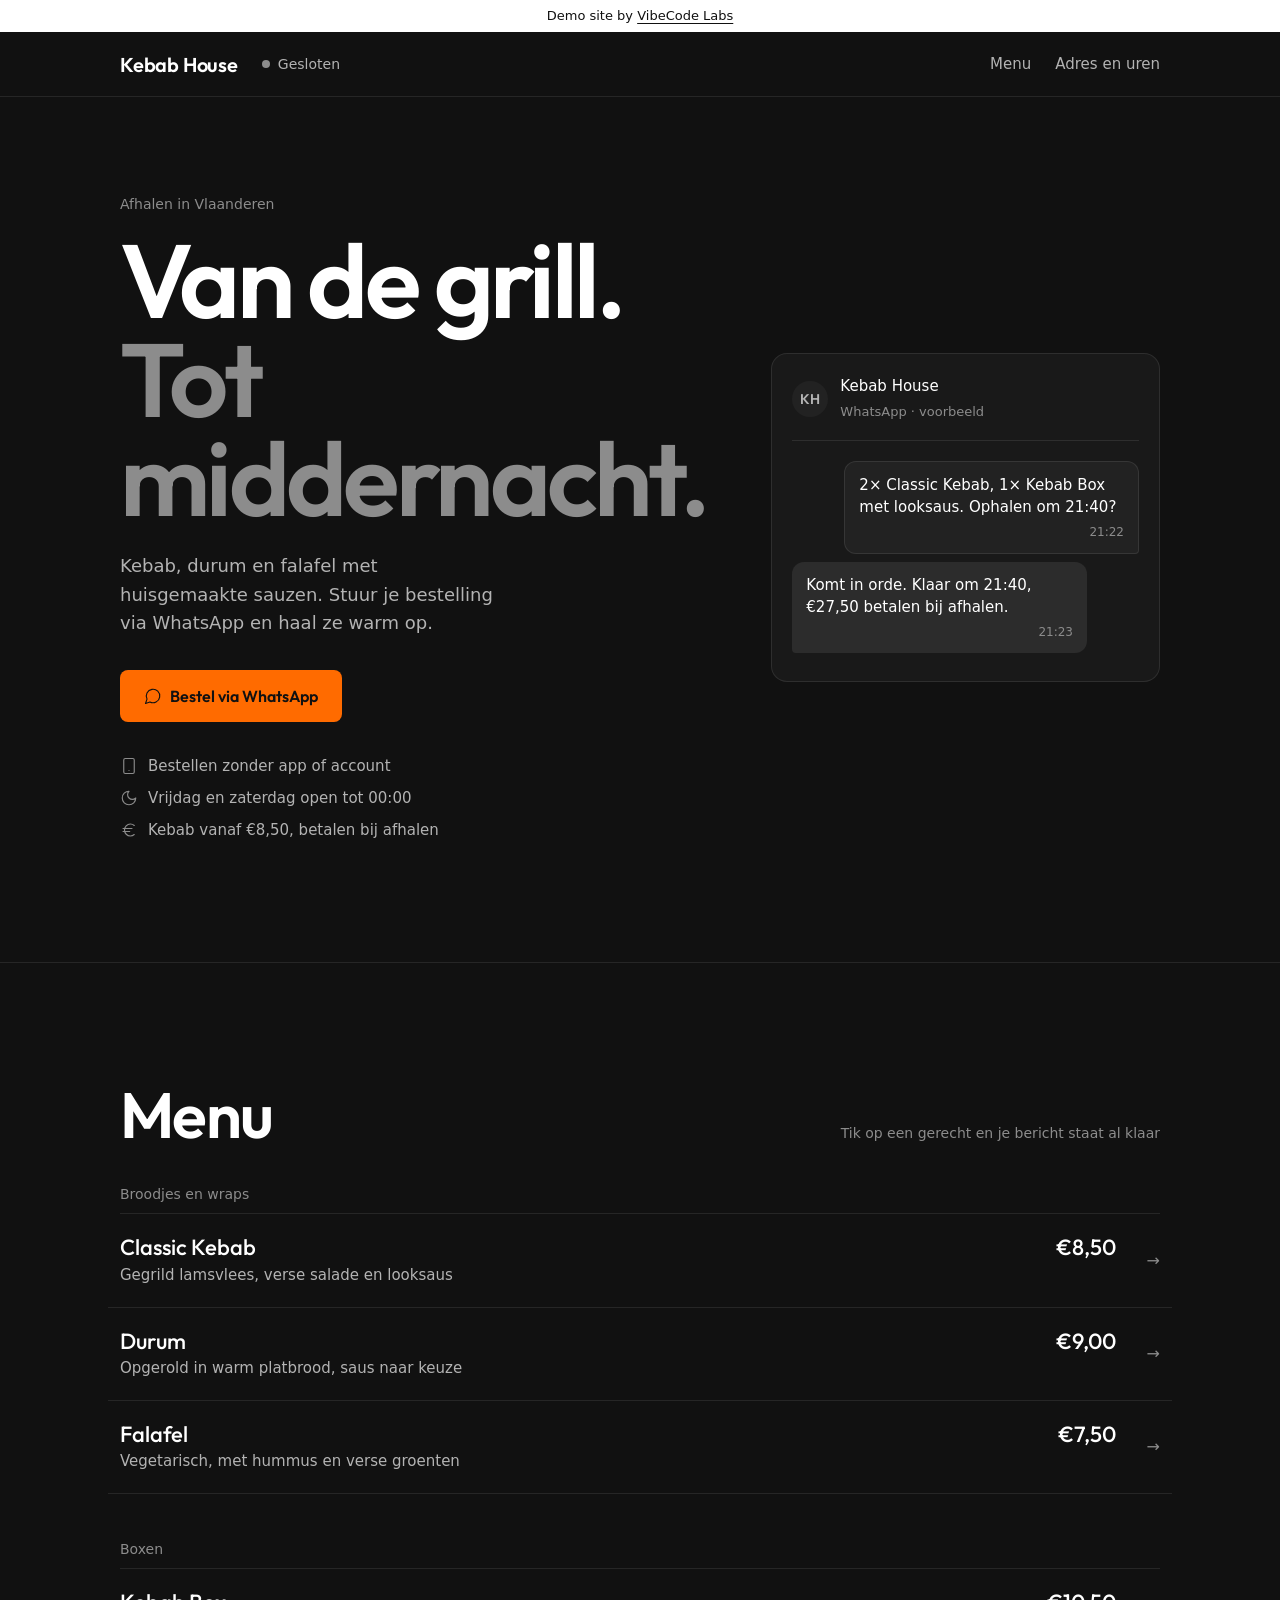
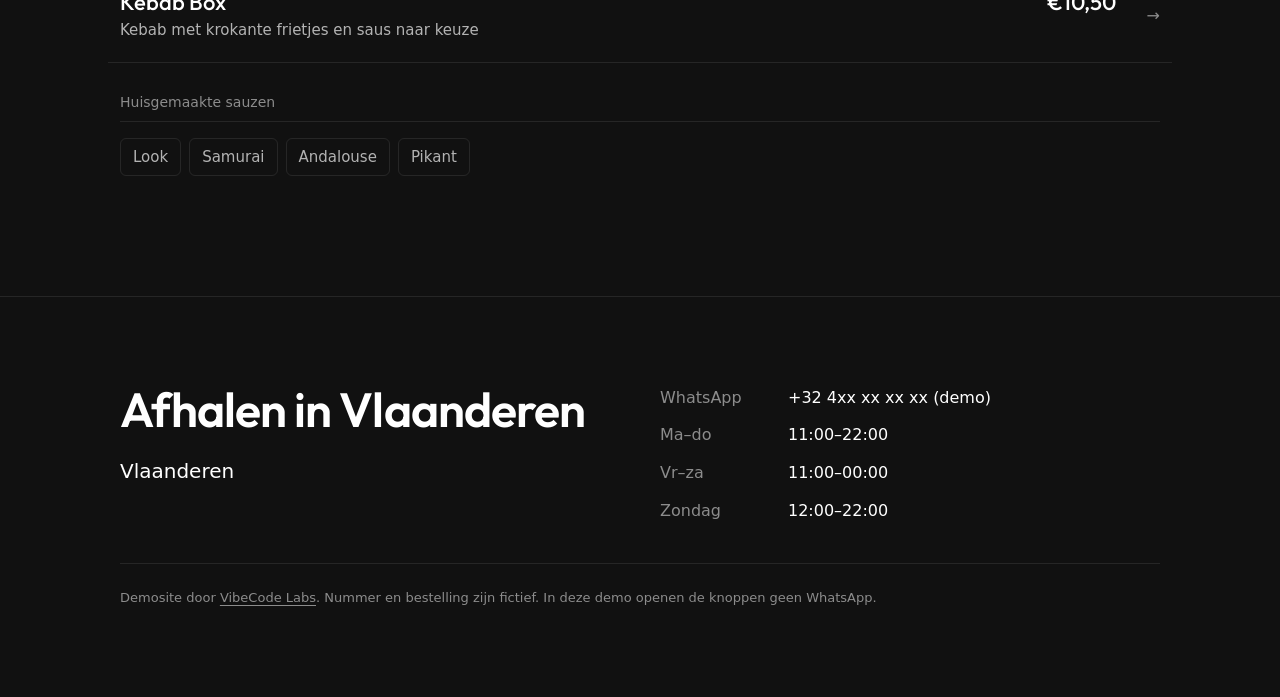
<file: demos/Asse-Kebab/index.html>
<!doctype html>
<html lang="nl">
<head>
<meta charset="utf-8">
<meta name="viewport" content="width=device-width,initial-scale=1,viewport-fit=cover">
<title>Kebab House · Laat open, van de grill</title>
<meta name="description" content="Kebab, durum en falafel van de grill, Vlaanderen. Open tot middernacht in het weekend. Bestel via WhatsApp. Demo door VibeCode Labs.">
<meta name="theme-color" content="#111111">
<link rel="preload" href="../fonts/outfit-latin.woff2" as="font" type="font/woff2" crossorigin>
<style>
@font-face{font-family:"Outfit";font-weight:100 900;font-display:swap;src:url(../fonts/outfit-latin.woff2) format("woff2")}

/* charcoal ramp; orange is reserved for ordering actions only. Flat: no shadows, no gradients */
:root{
 --bg:#111111;--surface:#191919;--surface-2:#222222;
 --text:#ffffff;--text-2:#b3b3b3;--muted:#8c8c8c;
 --line:rgba(255,255,255,.09);
 --orange:#ff6b00;--orange-hover:#ff8126;--on-orange:#111111;
 --open:#4caf6a;
 --ease:cubic-bezier(.2,0,0,1);
 --display:"Outfit",ui-sans-serif,system-ui,sans-serif;
}
*{box-sizing:border-box;margin:0}
html{scroll-behavior:smooth;scroll-padding-top:96px}
body{background:var(--bg);color:var(--text);font:400 16px/1.6 ui-sans-serif,system-ui,-apple-system,"Segoe UI",Roboto,sans-serif;-webkit-font-smoothing:antialiased}
a{color:inherit;text-decoration:none}
:focus-visible{outline:2px solid var(--orange);outline-offset:3px;border-radius:4px}
h1,h2,h3{font-family:var(--display);font-weight:600;line-height:1}
.wrap{max-width:1120px;margin:auto;padding:0 20px}
.num{font-variant-numeric:tabular-nums}
svg.i{width:18px;height:18px;fill:none;stroke:currentColor;stroke-width:1.5;stroke-linecap:round;stroke-linejoin:round;flex:none}

/* Nav */
nav{position:sticky;top:32px;z-index:10;background:var(--bg);border-bottom:1px solid var(--line)}
nav .wrap{display:flex;align-items:center;gap:24px;height:64px}
.logo{font:600 20px var(--display);letter-spacing:-.01em}
.status{display:flex;align-items:center;gap:8px;font-size:14px;color:var(--text-2)}
.status i{width:8px;height:8px;border-radius:50%;background:var(--muted)}
.status.on i{background:var(--open)}
.links{margin-left:auto;display:flex;align-items:center;gap:24px;font-size:15px}
.links a{color:var(--text-2);transition:color .15s var(--ease)}
.links a:hover{color:var(--text)}

/* Buttons */
.btn{display:inline-flex;align-items:center;justify-content:center;gap:8px;height:52px;padding:0 24px;border-radius:8px;font:600 16px var(--display);transition:background-color .15s var(--ease),transform .1s var(--ease)}
.btn:active{transform:scale(.98)}
.btn-orange{background:var(--orange);color:var(--on-orange)}
.btn-orange:hover{background:var(--orange-hover)}

/* Hero */
.hero{padding:64px 0 88px}
.hero .wrap{display:grid;gap:56px;align-items:center}
.place{font-size:14px;color:var(--muted);margin-bottom:16px}
.hero h1{font-size:clamp(52px,13vw,104px);letter-spacing:-.035em;line-height:.95}
.hero h1 span{color:var(--muted)}
.hero .lead{margin:24px 0 32px;max-width:34ch;color:var(--text-2);font-size:18px}
.facts{list-style:none;padding:0;display:grid;gap:8px;margin-top:32px;font-size:15px;color:var(--text-2)}
.facts li{display:flex;gap:10px;align-items:center}
.facts svg{color:var(--muted)}

/* The order mock: shows how ordering works */
.chat{background:var(--surface);border:1px solid var(--line);border-radius:16px;padding:20px;max-width:420px;width:100%;justify-self:end}
.chat-head{display:flex;align-items:center;gap:12px;padding-bottom:16px;border-bottom:1px solid var(--line);margin-bottom:20px}
.avatar{width:36px;height:36px;border-radius:50%;background:var(--surface-2);display:grid;place-items:center;font:600 14px var(--display);color:var(--text-2)}
.chat-head b{display:block;font-weight:500;font-size:15px}
.chat-head small{color:var(--muted);font-size:13px}
.msg{max-width:85%;padding:12px 14px;border-radius:12px;font-size:15px;line-height:1.5;margin-bottom:8px}
.msg.out{margin-left:auto;background:var(--surface-2);border:1px solid var(--line);border-bottom-right-radius:4px}
.msg.in{background:#2c2c2c;border-bottom-left-radius:4px}
.msg time{display:block;margin-top:4px;font-size:12px;color:var(--muted);text-align:right}
.msg b{font-weight:500}

/* Menu: a dense board, grouped */
#menu{padding:88px 0;border-top:1px solid var(--line)}
.menu-head{display:flex;flex-wrap:wrap;justify-content:space-between;align-items:baseline;gap:8px 24px;margin-bottom:40px}
.menu-head h2{font-size:clamp(40px,8vw,64px);letter-spacing:-.025em}
.menu-head p{color:var(--muted);font-size:14px}
.groups{display:grid;gap:48px}
.group h3{font-size:14px;font-weight:500;color:var(--muted);font-family:inherit;padding-bottom:12px;border-bottom:1px solid var(--line)}
.dish{display:grid;grid-template-columns:1fr auto 24px;gap:2px 20px;padding:20px 12px;margin:0 -12px;border-bottom:1px solid var(--line);transition:background-color .15s var(--ease)}
.dish:hover{background:var(--surface)}
.dish h4{font:500 22px/1.2 var(--display)}
.dish .price{font:500 22px/1.2 var(--display);text-align:right}
.dish p{grid-column:1/3;color:var(--text-2);font-size:15px}
.dish .arrow{grid-column:3;grid-row:1/3;align-self:center;justify-self:end;color:var(--muted);transition:color .15s var(--ease),transform .15s var(--ease)}
.dish:hover .arrow{color:var(--orange);transform:translateX(3px)}
.sauces{display:flex;flex-wrap:wrap;gap:8px;padding-top:16px}
.sauces li{list-style:none;padding:6px 12px;border:1px solid var(--line);border-radius:6px;font-size:15px;color:var(--text-2)}
.sauces{padding-left:0}
.group h3:not(:first-child){margin-top:32px}
footer dd .route{margin:0}

/* Demo banner */
body{padding-top:32px}
.demo{position:fixed;top:0;left:0;right:0;z-index:30;height:32px;display:flex;align-items:center;justify-content:center;white-space:nowrap;background:#ffffff;color:#111111;font-size:13px;font-weight:500}
.demo a{text-decoration:underline;text-underline-offset:3px}

/* Footer */
footer{border-top:1px solid var(--line);padding:88px 0 128px}
footer .wrap{display:grid;gap:40px}
footer h2{font-size:clamp(36px,7vw,48px);letter-spacing:-.02em;margin-bottom:24px}
footer address{font-style:normal;font-size:20px;line-height:1.4}
.route{display:inline-flex;align-items:center;gap:8px;margin-top:16px;color:var(--text-2);border-bottom:1px solid var(--line);padding-bottom:2px;transition:color .15s var(--ease),border-color .15s var(--ease)}
.route:hover{color:var(--text);border-color:var(--text-2)}
footer dl{display:grid;grid-template-columns:104px 1fr;gap:12px 24px;align-content:start}
footer dt{color:var(--muted)}footer dd{margin:0}
.credit{grid-column:1/-1;padding-top:24px;border-top:1px solid var(--line);font-size:13px;color:var(--muted)}
.credit a{text-decoration:underline;text-underline-offset:3px}

/* Mobile order bar: appears once the hero button has scrolled away */
.bar{position:fixed;left:0;right:0;bottom:0;z-index:20;padding:12px 16px calc(12px + env(safe-area-inset-bottom));background:var(--bg);border-top:1px solid var(--line);transition:transform .25s var(--ease)}
.bar .btn{width:100%}
.bar.away{transform:translateY(110%)}

@media(max-width:519px){.links{display:none}}
@media(min-width:768px){
 .wrap{padding:0 40px}
 .hero{padding:96px 0 120px}
 .hero .wrap{grid-template-columns:1.25fr 1fr;gap:64px}
 #menu{padding:120px 0}
 footer .wrap{grid-template-columns:1fr 1fr}
 footer{padding-bottom:88px}
 .bar{display:none}
}
@media(prefers-reduced-motion:reduce){html{scroll-behavior:auto}*{transition:none!important}}

/* Demo notice instead of opening WhatsApp */
.toast{position:fixed;left:16px;right:16px;bottom:88px;z-index:40;max-width:440px;margin:auto;padding:14px 16px;background:var(--surface);border:1px solid var(--line);border-radius:10px;color:var(--text);font-size:14px;line-height:1.5;opacity:0;transform:translateY(8px);pointer-events:none;transition:opacity .2s ease,transform .2s ease}
.toast.show{opacity:1;transform:none}
.toast q{display:block;margin-top:6px;color:var(--text-2)}
@media(min-width:768px){.toast{bottom:24px}}
</style>
</head>
<body>
<p class="demo">Demo site by&nbsp;<a href="../../">VibeCode Labs</a></p>
<svg width="0" height="0" style="position:absolute" aria-hidden="true">
 <symbol id="i-msg" viewBox="0 0 24 24"><path d="M7.9 20A9 9 0 1 0 4 16.1L2 22Z"/></symbol>
 <symbol id="i-phone" viewBox="0 0 24 24"><rect x="5" y="2" width="14" height="20" rx="2"/><path d="M12 18h.01"/></symbol>
 <symbol id="i-moon" viewBox="0 0 24 24"><path d="M12 3a6 6 0 0 0 9 9 9 9 0 1 1-9-9Z"/></symbol>
 <symbol id="i-euro" viewBox="0 0 24 24"><path d="M4 10h12M4 14h9M19 6a7.7 7.7 0 0 0-5.2-2A7.9 7.9 0 0 0 6 12c0 4.4 3.5 8 7.8 8 2 0 3.8-.8 5.2-2"/></symbol>
</svg>

<nav aria-label="Hoofdmenu"><div class="wrap">
 <a class="logo" href="#top">Kebab House</a>
 <div class="status" id="status"><i></i><span>Openingsuren</span></div>
 <div class="links"><a href="#menu">Menu</a><a href="#contact">Adres en uren</a></div>
</div></nav>

<main>
<header class="hero" id="top"><div class="wrap">
 <div>
  <p class="place">Afhalen in Vlaanderen</p>
  <h1>Van de grill. <span>Tot middernacht.</span></h1>
  <p class="lead">Kebab, durum en falafel met huisgemaakte sauzen. Stuur je bestelling via WhatsApp en haal ze warm op.</p>
  <a class="btn btn-orange" id="hero-order" href="#demo-whatsapp" data-msg="Hallo, ik wil graag bestellen om af te halen."><svg class="i"><use href="#i-msg"/></svg>Bestel via WhatsApp</a>
  <ul class="facts num">
   <li><svg class="i"><use href="#i-phone"/></svg>Bestellen zonder app of account</li>
   <li><svg class="i"><use href="#i-moon"/></svg>Vrijdag en zaterdag open tot 00:00</li>
   <li><svg class="i"><use href="#i-euro"/></svg>Kebab vanaf €8,50, betalen bij afhalen</li>
  </ul>
 </div>

 <figure class="chat num" aria-label="Voorbeeld van een bestelling via WhatsApp">
  <div class="chat-head"><span class="avatar" aria-hidden="true">KH</span><div><b>Kebab House</b><small>WhatsApp · voorbeeld</small></div></div>
  <p class="msg out">2× Classic Kebab, 1× Kebab Box met looksaus. Ophalen om 21:40?<time>21:22</time></p>
  <p class="msg in">Komt in orde. <b>Klaar om 21:40</b>, €27,50 betalen bij afhalen.<time>21:23</time></p>
 </figure>
</div></header>

<section id="menu" aria-labelledby="m"><div class="wrap">
 <div class="menu-head"><h2 id="m">Menu</h2><p>Tik op een gerecht en je bericht staat al klaar</p></div>
 <div class="groups num">
  <div class="group">
   <h3>Broodjes en wraps</h3>
   <a class="dish" href="#demo-whatsapp" data-msg="Hallo, ik wil graag 1× Classic Kebab bestellen."><h4>Classic Kebab</h4><span class="price">€8,50</span><p>Gegrild lamsvlees, verse salade en looksaus</p><span class="arrow" aria-hidden="true">→</span></a>
   <a class="dish" href="#demo-whatsapp" data-msg="Hallo, ik wil graag 1× Durum bestellen."><h4>Durum</h4><span class="price">€9,00</span><p>Opgerold in warm platbrood, saus naar keuze</p><span class="arrow" aria-hidden="true">→</span></a>
   <a class="dish" href="#demo-whatsapp" data-msg="Hallo, ik wil graag 1× Falafel bestellen."><h4>Falafel</h4><span class="price">€7,50</span><p>Vegetarisch, met hummus en verse groenten</p><span class="arrow" aria-hidden="true">→</span></a>
  </div>
  <div class="group">
   <h3>Boxen</h3>
   <a class="dish" href="#demo-whatsapp" data-msg="Hallo, ik wil graag 1× Kebab Box bestellen."><h4>Kebab Box</h4><span class="price">€10,50</span><p>Kebab met krokante frietjes en saus naar keuze</p><span class="arrow" aria-hidden="true">→</span></a>
   <h3>Huisgemaakte sauzen</h3>
   <ul class="sauces"><li>Look</li><li>Samurai</li><li>Andalouse</li><li>Pikant</li></ul>
  </div>
 </div>
</div></section>
</main>

<footer id="contact"><div class="wrap">
 <div>
  <h2>Afhalen in Vlaanderen</h2>
  <address>Vlaanderen</address>
 </div>
 <dl class="num">
  <dt>WhatsApp</dt><dd>+32 4xx xx xx xx (demo)</dd>
  <dt>Ma–do</dt><dd>11:00–22:00</dd>
  <dt>Vr–za</dt><dd>11:00–00:00</dd>
  <dt>Zondag</dt><dd>12:00–22:00</dd>
 </dl>
 <p class="credit">Demosite door <a href="../../">VibeCode Labs</a>. Nummer en bestelling zijn fictief. <span id="demo-whatsapp">In deze demo openen de knoppen geen WhatsApp.</span></p>
</div></footer>

<div class="bar" id="bar"><a class="btn btn-orange" href="#demo-whatsapp" data-msg="Hallo, ik wil graag bestellen om af te halen."><svg class="i"><use href="#i-msg"/></svg>Bestel via WhatsApp</a></div>

<script>
// Open/closed in Belgian time, not the visitor's clock. [open, close] in hours, index 0 = Sunday
const H=[[12,22],[11,22],[11,22],[11,22],[11,22],[11,24],[11,24]];
const p=Object.fromEntries(new Intl.DateTimeFormat('en-GB',{timeZone:'Europe/Brussels',weekday:'short',hour:'numeric',minute:'numeric',hourCycle:'h23'}).formatToParts(new Date()).map(x=>[x.type,x.value]));
const day=['Sun','Mon','Tue','Wed','Thu','Fri','Sat'].indexOf(p.weekday),t=+p.hour+p.minute/60,[o,c]=H[day],on=t>=o&&t<c;
const s=document.getElementById('status');s.classList.toggle('on',on);
s.lastElementChild.textContent=on?'Nu open tot '+String(c%24).padStart(2,'0')+':00':'Gesloten';

// Hide the mobile bar while the hero's own order button is on screen
const bar=document.getElementById('bar');
const cta=document.getElementById('hero-order'),sync=()=>bar.classList.toggle('away',cta.getBoundingClientRect().bottom>0);
sync();addEventListener('scroll',sync,{passive:true});
</script>
<p class="toast" id="toast" role="status" aria-live="polite"></p>
<script>
// Demo only: show the message WhatsApp would open with, instead of messaging a made-up number
const toast=document.getElementById('toast');let tt;
document.querySelectorAll('a[data-msg]').forEach(a=>a.addEventListener('click',e=>{
  e.preventDefault();
  toast.textContent='Demo: in de echte site opent WhatsApp met dit bericht klaar.';
  const q=document.createElement('q');q.textContent=a.dataset.msg;toast.append(q);
  toast.classList.add('show');clearTimeout(tt);tt=setTimeout(()=>toast.classList.remove('show'),4000);
}));
</script>
</body>
</html>
</file>
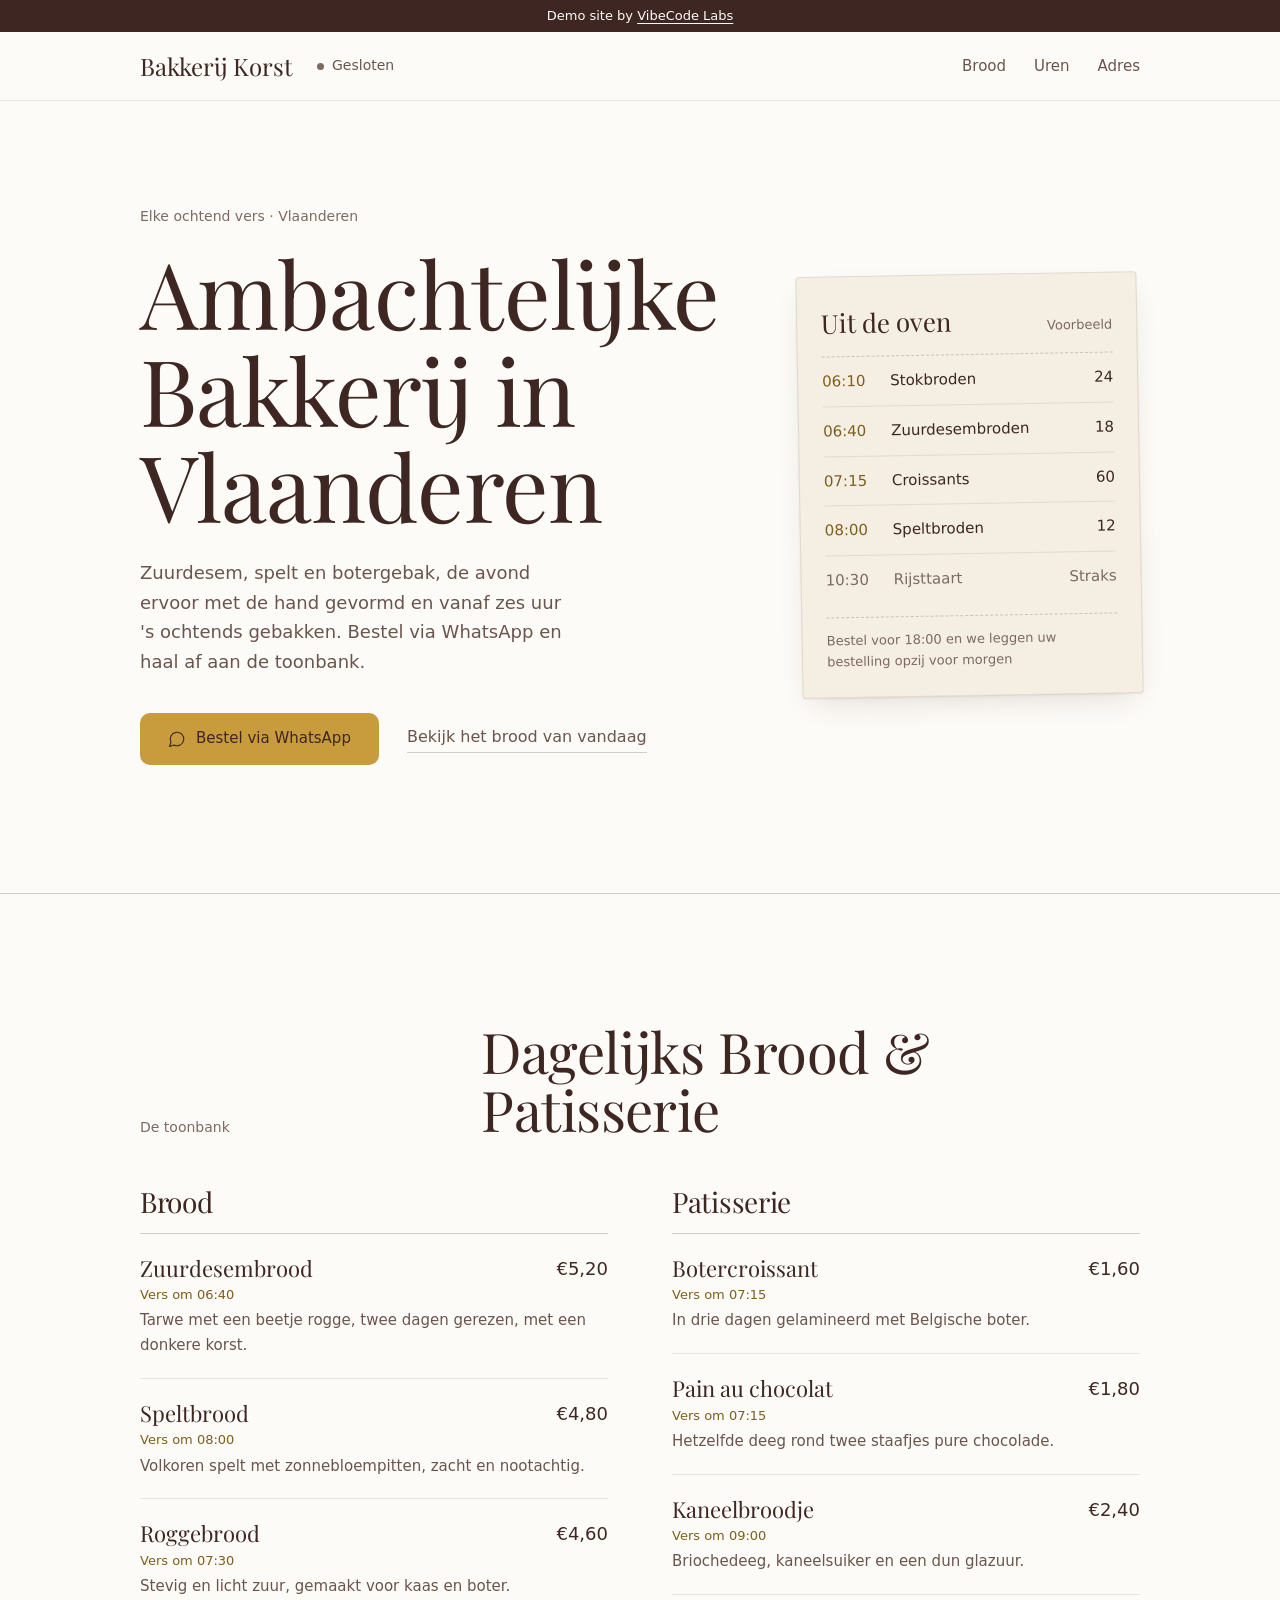
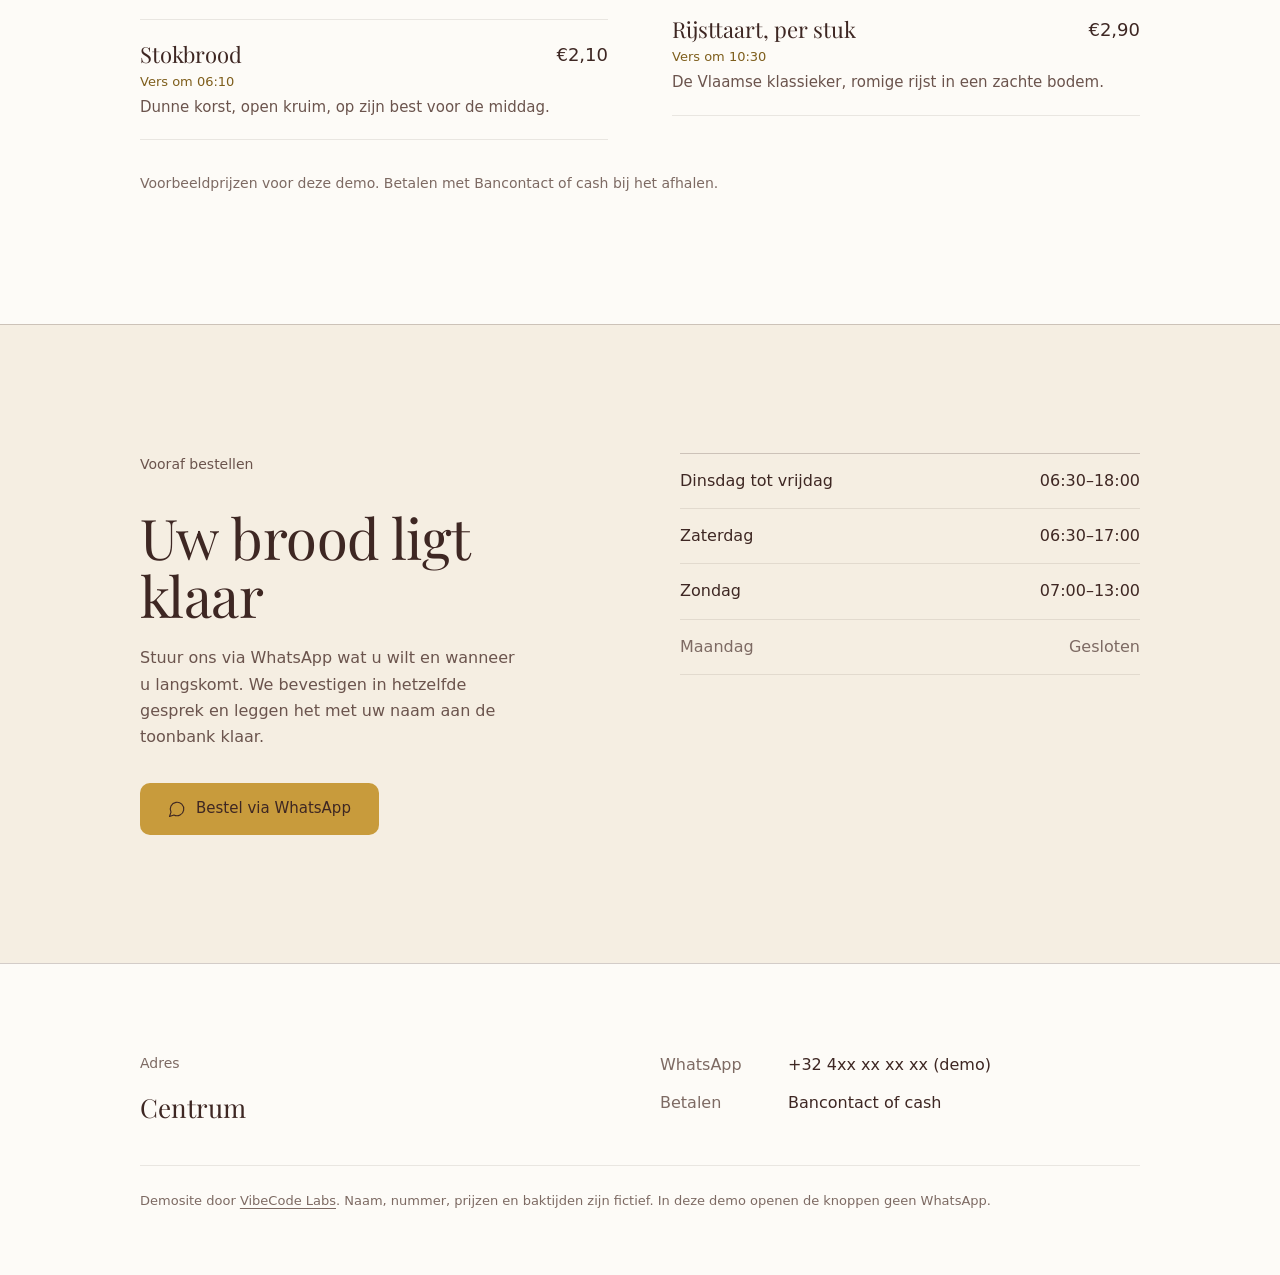
<file: demos/Demo-Bakery/index.html>
<!doctype html>
<html lang="nl-BE">
<head>
<meta charset="utf-8">
<meta name="viewport" content="width=device-width,initial-scale=1,viewport-fit=cover">
<title>Ambachtelijke bakkerij in Vlaanderen | Bakkerij Korst</title>
<meta name="description" content="Zuurdesem, spelt en gebak, elke ochtend vers gebakken in Vlaanderen. Bestel via WhatsApp en haal af aan de toonbank. Demo door VibeCode Labs.">
<meta name="theme-color" content="#FDFBF7">
<link rel="preload" href="../fonts/playfair-latin.woff2" as="font" type="font/woff2" crossorigin>
<style>
@font-face{font-family:"Playfair Display";font-weight:400 900;font-display:swap;src:url(../fonts/playfair-latin.woff2) format("woff2")}

/* cream and chocolate; toasted gold marks the order button and the oven times */
:root{
 --bg:#FDFBF7;--paper:#F5EEE2;
 --text:#3E2723;--text-2:#6B544D;--muted:#7D6A63;
 --line:rgba(62,39,35,.10);--line-strong:rgba(62,39,35,.22);
 --gold:#C89B3C;--gold-ink:#7E5E1C;
 --open:#4f7a52;
 --ease:cubic-bezier(.2,0,0,1);
 --serif:"Playfair Display",Georgia,serif;
}
*{box-sizing:border-box;margin:0}
html{scroll-behavior:smooth;scroll-padding-top:104px}
body{background:var(--bg);color:var(--text);font:400 16px/1.65 ui-sans-serif,system-ui,-apple-system,"Segoe UI",Roboto,sans-serif;-webkit-font-smoothing:antialiased;padding-top:32px}
a{color:inherit;text-decoration:none}
:focus-visible{outline:2px solid var(--text);outline-offset:3px}
.wrap{max-width:1080px;margin:auto;padding:0 20px}
h1,h2,h3{font-family:var(--serif);font-weight:400;line-height:1.05;letter-spacing:-.01em}
h2{font-size:clamp(36px,7vw,56px)}
.num{font-variant-numeric:tabular-nums lining-nums}
.label{font-size:14px;color:var(--muted)}
svg.i{width:18px;height:18px;fill:none;stroke:currentColor;stroke-width:1.5;stroke-linecap:round;stroke-linejoin:round;flex:none}

/* Demo banner */
.demo{position:fixed;top:0;left:0;right:0;z-index:30;height:32px;display:flex;align-items:center;justify-content:center;white-space:nowrap;background:var(--text);color:var(--bg);font-size:13px;font-weight:500}
.demo a{text-decoration:underline;text-underline-offset:3px}

/* Nav */
nav{position:sticky;top:32px;z-index:10;background:var(--bg);border-bottom:1px solid var(--line)}
nav .wrap{display:flex;align-items:center;gap:24px;height:68px}
.logo{font:400 24px var(--serif)}
.status{display:flex;align-items:center;gap:8px;font-size:14px;color:var(--text-2)}
.status i{width:7px;height:7px;border-radius:50%;background:var(--muted)}
.status.on i{background:var(--open)}
.links{margin-left:auto;display:flex;gap:28px;font-size:15px}
.links a{color:var(--text-2);transition:color .15s var(--ease)}
.links a:hover{color:var(--text)}

/* Buttons */
.btn{display:inline-flex;align-items:center;justify-content:center;gap:10px;height:52px;padding:0 28px;border-radius:10px;font-size:15px;font-weight:500;transition:background-color .15s var(--ease),transform .1s var(--ease)}
.btn:active{transform:scale(.98)}
.btn-main{background:var(--gold);color:var(--text)}
.btn-main:hover{background:#B88A2E}
.textlink{color:var(--text-2);border-bottom:1px solid var(--line-strong);padding-bottom:2px;transition:color .15s var(--ease),border-color .15s var(--ease)}
.textlink:hover{color:var(--text);border-color:var(--text)}

/* Hero */
.hero{padding:72px 0 96px}
.hero .wrap{display:grid;gap:56px;align-items:center}
.hero h1{font-size:clamp(48px,10vw,92px);margin:16px 0 24px}
.hero .lead{max-width:38ch;color:var(--text-2);font-size:18px;margin-bottom:36px}
.actions{display:flex;flex-wrap:wrap;align-items:center;gap:16px 28px}

/* The moment: this morning's bake slip, on kraft-toned paper */
.slip{background:var(--paper);border:1px solid var(--line);border-radius:4px;padding:28px 24px 24px;box-shadow:0 1px 2px rgba(62,39,35,.06),0 12px 32px -12px rgba(62,39,35,.18);transform:rotate(-1deg)}
.slip-head{display:flex;justify-content:space-between;align-items:baseline;padding-bottom:16px;border-bottom:1px dashed var(--line-strong)}
.slip-head b{font:400 26px var(--serif)}
.slip-head span{font-size:13px;color:var(--muted)}
.slip ul{list-style:none;padding:0}
.slip li{display:grid;grid-template-columns:56px 1fr auto;gap:12px;padding:12px 0;border-bottom:1px solid var(--line);font-size:15px}
.slip li:last-child{border-bottom:0}
.slip time{color:var(--gold-ink)}
.slip .soon{color:var(--muted)}
.slip .soon time{color:var(--muted)}
.slip-foot{margin-top:12px;padding-top:12px;border-top:1px dashed var(--line-strong);font-size:13px;color:var(--muted)}

/* Menu */
section{padding:96px 0;border-top:1px solid var(--line-strong)}
.head{display:grid;gap:12px;margin-bottom:48px}
.groups{display:grid;gap:56px}
.group h3{font-size:28px;margin-bottom:16px}
.menu{list-style:none;padding:0;border-top:1px solid var(--line-strong)}
.menu li{display:grid;grid-template-columns:1fr auto;gap:4px 16px;padding:20px 0;border-bottom:1px solid var(--line)}
.menu b{font:400 22px/1.3 var(--serif)}
.menu .price{font-size:18px;text-align:right}
.menu p{grid-column:1/-1;color:var(--text-2);font-size:15px;max-width:48ch}
.menu small{display:block;margin-top:4px;font:400 13px/1.4 ui-sans-serif,system-ui,sans-serif;color:var(--gold-ink)}
.price-note{margin-top:32px;font-size:14px;color:var(--muted)}

/* Order band */
.band{background:var(--paper)}
.band .wrap{display:grid;gap:48px}
.band h2{margin-bottom:20px}
.band p{color:var(--text-2);max-width:38ch;margin-bottom:32px}
.hours{display:grid;grid-template-columns:1fr auto;align-content:start;border-top:1px solid var(--line-strong)}
.hours dt,.hours dd{padding:14px 0;border-bottom:1px solid var(--line);margin:0}
.hours dd{text-align:right}
.hours .closed{color:var(--muted)}

/* Footer */
footer{padding:88px 0 128px;border-top:1px solid var(--line-strong)}
footer .wrap{display:grid;gap:40px}
footer address{font:400 26px/1.3 var(--serif);font-style:normal;margin:16px 0 0}
footer dl{display:grid;grid-template-columns:104px 1fr;gap:12px 24px;align-content:start}
footer dt{color:var(--muted)}footer dd{margin:0}
.credit{grid-column:1/-1;padding-top:24px;border-top:1px solid var(--line);font-size:13px;color:var(--muted)}
.credit a{text-decoration:underline;text-underline-offset:3px}

/* Mobile order bar: appears once the hero button has scrolled away */
.bar{position:fixed;left:0;right:0;bottom:0;z-index:20;padding:12px 16px calc(12px + env(safe-area-inset-bottom));background:var(--bg);border-top:1px solid var(--line-strong);transition:transform .25s var(--ease)}
.bar .btn{width:100%}
.bar.away{transform:translateY(110%)}

/* Demo notice instead of opening WhatsApp */
.toast{position:fixed;left:16px;right:16px;bottom:88px;z-index:40;max-width:440px;margin:auto;padding:14px 16px;background:var(--text);border-radius:10px;color:var(--bg);font-size:14px;line-height:1.5;opacity:0;transform:translateY(8px);pointer-events:none;transition:opacity .2s ease,transform .2s ease}
.toast.show{opacity:1;transform:none}
.toast q{display:block;margin-top:6px;opacity:.8}

@media(max-width:559px){.links{display:none}}
@media(min-width:768px){
 .wrap{padding:0 40px}
 .hero{padding:104px 0 128px}
 .hero .wrap{grid-template-columns:1.2fr 1fr;gap:80px}
 section{padding:128px 0}
 .head{grid-template-columns:1fr 2fr;align-items:end}
 .groups{grid-template-columns:1fr 1fr;gap:64px}
 .band .wrap{grid-template-columns:1fr 1fr;gap:80px}
 footer .wrap{grid-template-columns:1fr 1fr}
 footer{padding-bottom:64px}
 .bar{display:none}
 .toast{bottom:24px}
}
@media(prefers-reduced-motion:reduce){html{scroll-behavior:auto}*{transition:none!important}}
</style>
</head>
<body>
<p class="demo">Demo site by&nbsp;<a href="../../">VibeCode Labs</a></p>
<svg width="0" height="0" style="position:absolute" aria-hidden="true">
 <symbol id="i-msg" viewBox="0 0 24 24"><path d="M7.9 20A9 9 0 1 0 4 16.1L2 22Z"/></symbol>
</svg>

<nav aria-label="Hoofdmenu">
 <div class="wrap">
  <a class="logo" href="#top">Bakkerij Korst</a>
  <div class="status" id="status"><i></i><span>Openingsuren</span></div>
  <div class="links"><a href="#menu">Brood</a><a href="#order">Uren</a><a href="#contact">Adres</a></div>
 </div>
</nav>

<main>
<header class="hero" id="top"><div class="wrap">
 <div>
  <p class="label">Elke ochtend vers · Vlaanderen</p>
  <h1>Ambachtelijke Bakkerij in Vlaanderen</h1>
  <p class="lead">Zuurdesem, spelt en botergebak, de avond ervoor met de hand gevormd en vanaf zes uur 's ochtends gebakken. Bestel via WhatsApp en haal af aan de toonbank.</p>
  <div class="actions">
   <a class="btn btn-main" id="hero-order" href="#demo-whatsapp" data-msg="Hallo, ik wil graag bestellen om af te halen:  Dag en uur van afhalen: "><svg class="i"><use href="#i-msg"/></svg>Bestel via WhatsApp</a>
   <a class="textlink" href="#menu">Bekijk het brood van vandaag</a>
  </div>
 </div>

 <figure class="slip num" aria-label="Voorbeeld van een bakdag">
  <div class="slip-head"><b>Uit de oven</b><span>Voorbeeld</span></div>
  <ul>
   <li><time>06:10</time><span>Stokbroden</span><span>24</span></li>
   <li><time>06:40</time><span>Zuurdesembroden</span><span>18</span></li>
   <li><time>07:15</time><span>Croissants</span><span>60</span></li>
   <li><time>08:00</time><span>Speltbroden</span><span>12</span></li>
   <li class="soon"><time>10:30</time><span>Rijsttaart</span><span>Straks</span></li>
  </ul>
  <p class="slip-foot">Bestel voor 18:00 en we leggen uw bestelling opzij voor morgen</p>
 </figure>
</div></header>

<section id="menu" aria-labelledby="m"><div class="wrap">
 <div class="head"><p class="label">De toonbank</p><h2 id="m">Dagelijks Brood &amp; Patisserie</h2></div>
 <div class="groups">
  <div class="group">
   <h3>Brood</h3>
   <ul class="menu num">
    <li><b>Zuurdesembrood<small>Vers om 06:40</small></b><span class="price">€5,20</span><p>Tarwe met een beetje rogge, twee dagen gerezen, met een donkere korst.</p></li>
    <li><b>Speltbrood<small>Vers om 08:00</small></b><span class="price">€4,80</span><p>Volkoren spelt met zonnebloempitten, zacht en nootachtig.</p></li>
    <li><b>Roggebrood<small>Vers om 07:30</small></b><span class="price">€4,60</span><p>Stevig en licht zuur, gemaakt voor kaas en boter.</p></li>
    <li><b>Stokbrood<small>Vers om 06:10</small></b><span class="price">€2,10</span><p>Dunne korst, open kruim, op zijn best voor de middag.</p></li>
   </ul>
  </div>
  <div class="group">
   <h3>Patisserie</h3>
   <ul class="menu num">
    <li><b>Botercroissant<small>Vers om 07:15</small></b><span class="price">€1,60</span><p>In drie dagen gelamineerd met Belgische boter.</p></li>
    <li><b>Pain au chocolat<small>Vers om 07:15</small></b><span class="price">€1,80</span><p>Hetzelfde deeg rond twee staafjes pure chocolade.</p></li>
    <li><b>Kaneelbroodje<small>Vers om 09:00</small></b><span class="price">€2,40</span><p>Briochedeeg, kaneelsuiker en een dun glazuur.</p></li>
    <li><b>Rijsttaart, per stuk<small>Vers om 10:30</small></b><span class="price">€2,90</span><p>De Vlaamse klassieker, romige rijst in een zachte bodem.</p></li>
   </ul>
  </div>
 </div>
 <p class="price-note">Voorbeeldprijzen voor deze demo. Betalen met Bancontact of cash bij het afhalen.</p>
</div></section>

<section class="band" id="order" aria-labelledby="o"><div class="wrap">
 <div>
  <p class="label">Vooraf bestellen</p>
  <h2 id="o">Uw brood ligt klaar</h2>
  <p>Stuur ons via WhatsApp wat u wilt en wanneer u langskomt. We bevestigen in hetzelfde gesprek en leggen het met uw naam aan de toonbank klaar.</p>
  <a class="btn btn-main" href="#demo-whatsapp" data-msg="Hallo, ik wil graag bestellen om af te halen:  Dag en uur van afhalen: "><svg class="i"><use href="#i-msg"/></svg>Bestel via WhatsApp</a>
 </div>
 <dl class="hours num" aria-label="Openingsuren">
  <dt>Dinsdag tot vrijdag</dt><dd>06:30–18:00</dd>
  <dt>Zaterdag</dt><dd>06:30–17:00</dd>
  <dt>Zondag</dt><dd>07:00–13:00</dd>
  <dt class="closed">Maandag</dt><dd class="closed">Gesloten</dd>
 </dl>
</div></section>
</main>

<footer id="contact"><div class="wrap">
 <div>
  <p class="label">Adres</p>
  <address>Centrum</address>
 </div>
 <dl class="num">
  <dt>WhatsApp</dt><dd>+32 4xx xx xx xx (demo)</dd>
  <dt>Betalen</dt><dd>Bancontact of cash</dd>
 </dl>
 <p class="credit">Demosite door <a href="../../">VibeCode Labs</a>. Naam, nummer, prijzen en baktijden zijn fictief. <span id="demo-whatsapp">In deze demo openen de knoppen geen WhatsApp.</span></p>
</div></footer>

<div class="bar" id="bar"><a class="btn btn-main" href="#demo-whatsapp" data-msg="Hallo, ik wil graag bestellen om af te halen:  Dag en uur van afhalen: "><svg class="i"><use href="#i-msg"/></svg>Bestel via WhatsApp</a></div>
<p class="toast" id="toast" role="status" aria-live="polite"></p>

<script>
// Open/closed in Belgian time, not the visitor's clock. [open, close] in hours, index 0 = Sunday, null = closed
const H=[[7,13],null,[6.5,18],[6.5,18],[6.5,18],[6.5,18],[6.5,17]];
const p=Object.fromEntries(new Intl.DateTimeFormat('en-GB',{timeZone:'Europe/Brussels',weekday:'short',hour:'numeric',minute:'numeric',hourCycle:'h23'}).formatToParts(new Date()).map(x=>[x.type,x.value]));
const r=H[['Sun','Mon','Tue','Wed','Thu','Fri','Sat'].indexOf(p.weekday)],t=+p.hour+p.minute/60,on=!!r&&t>=r[0]&&t<r[1];
const s=document.getElementById('status');s.classList.toggle('on',on);
s.lastElementChild.textContent=on?'Nu open tot '+r[1]+':00':'Gesloten';

// Hide the mobile bar while the hero's own order button is on screen
const bar=document.getElementById('bar'),cta=document.getElementById('hero-order');
const sync=()=>bar.classList.toggle('away',cta.getBoundingClientRect().bottom>0);
sync();addEventListener('scroll',sync,{passive:true});

// Demo only: show the message WhatsApp would open with, instead of messaging a made-up number
const toast=document.getElementById('toast');let tt;
document.querySelectorAll('a[data-msg]').forEach(a=>a.addEventListener('click',e=>{
  e.preventDefault();
  toast.textContent='Demo: in de echte site opent WhatsApp met dit bericht klaar.';
  const q=document.createElement('q');q.textContent=a.dataset.msg;toast.append(q);
  toast.classList.add('show');clearTimeout(tt);tt=setTimeout(()=>toast.classList.remove('show'),4000);
}));
</script>
</body>
</html>
</file>
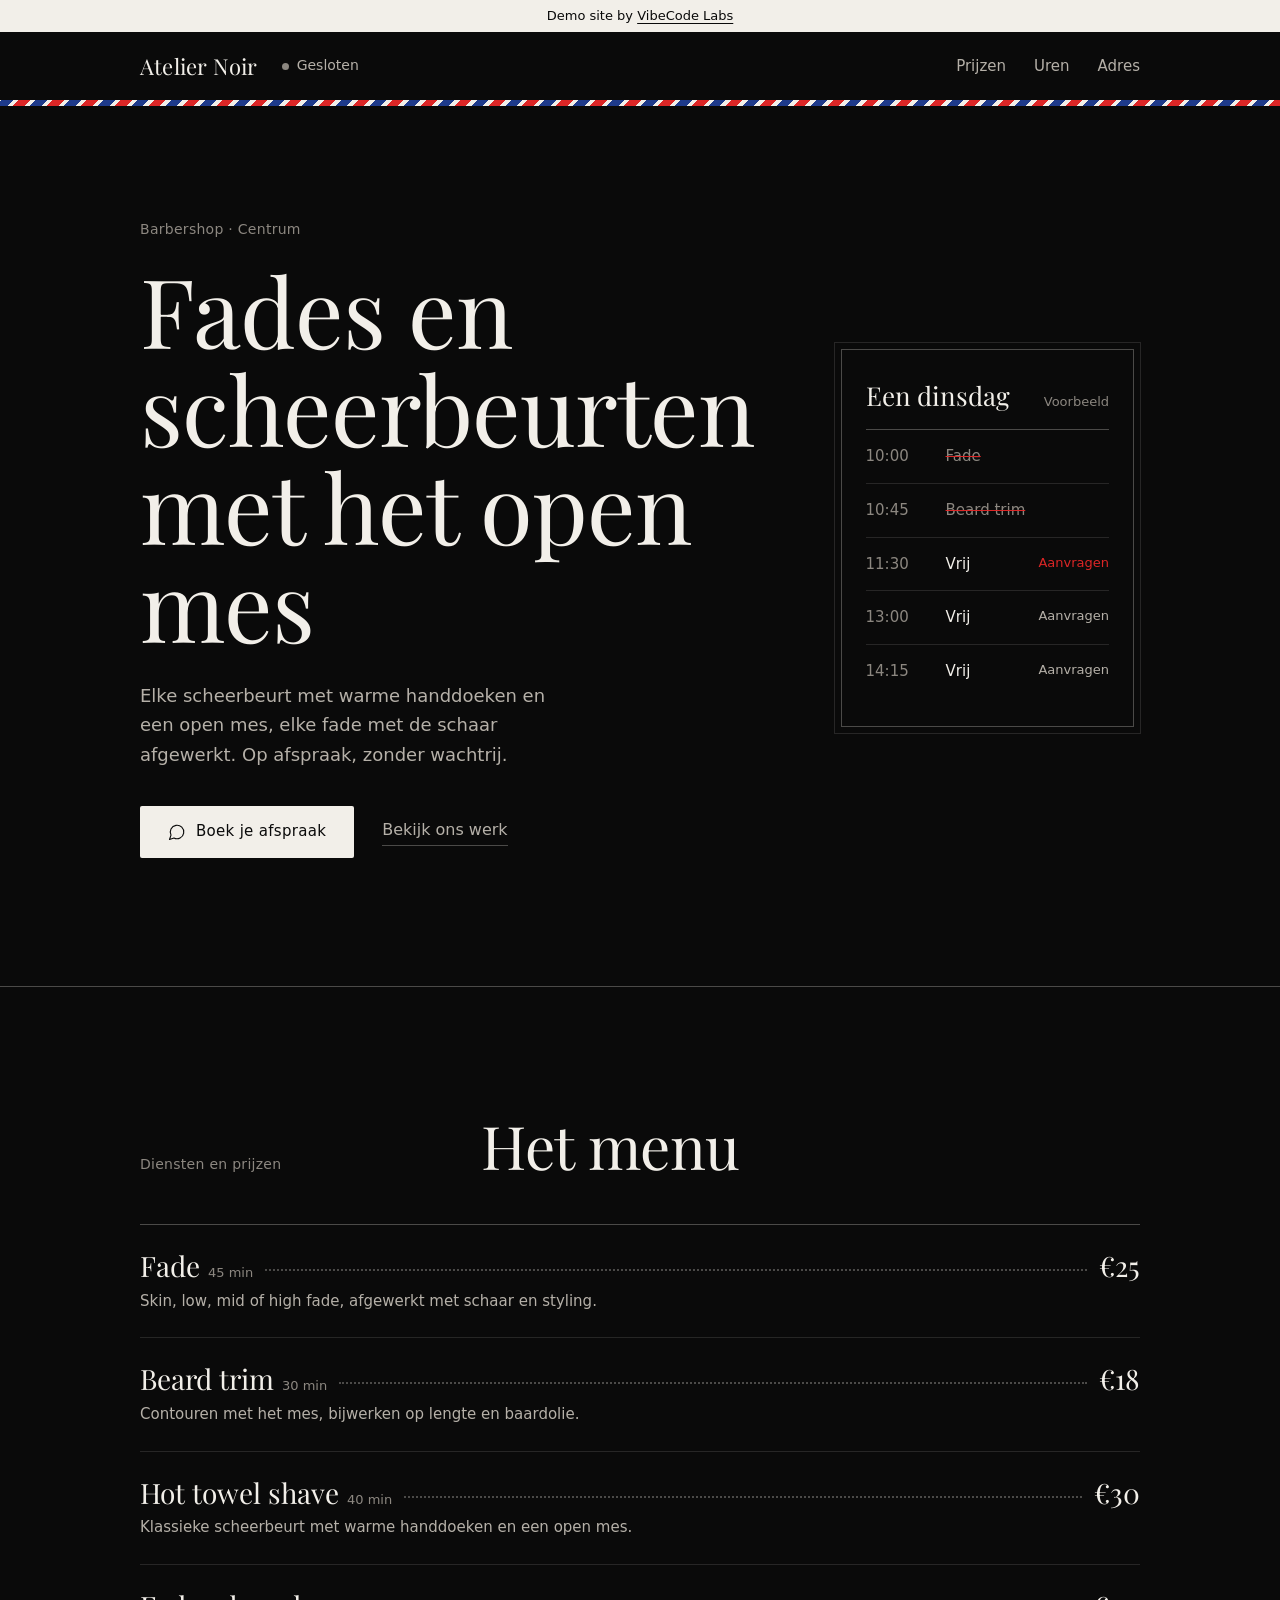
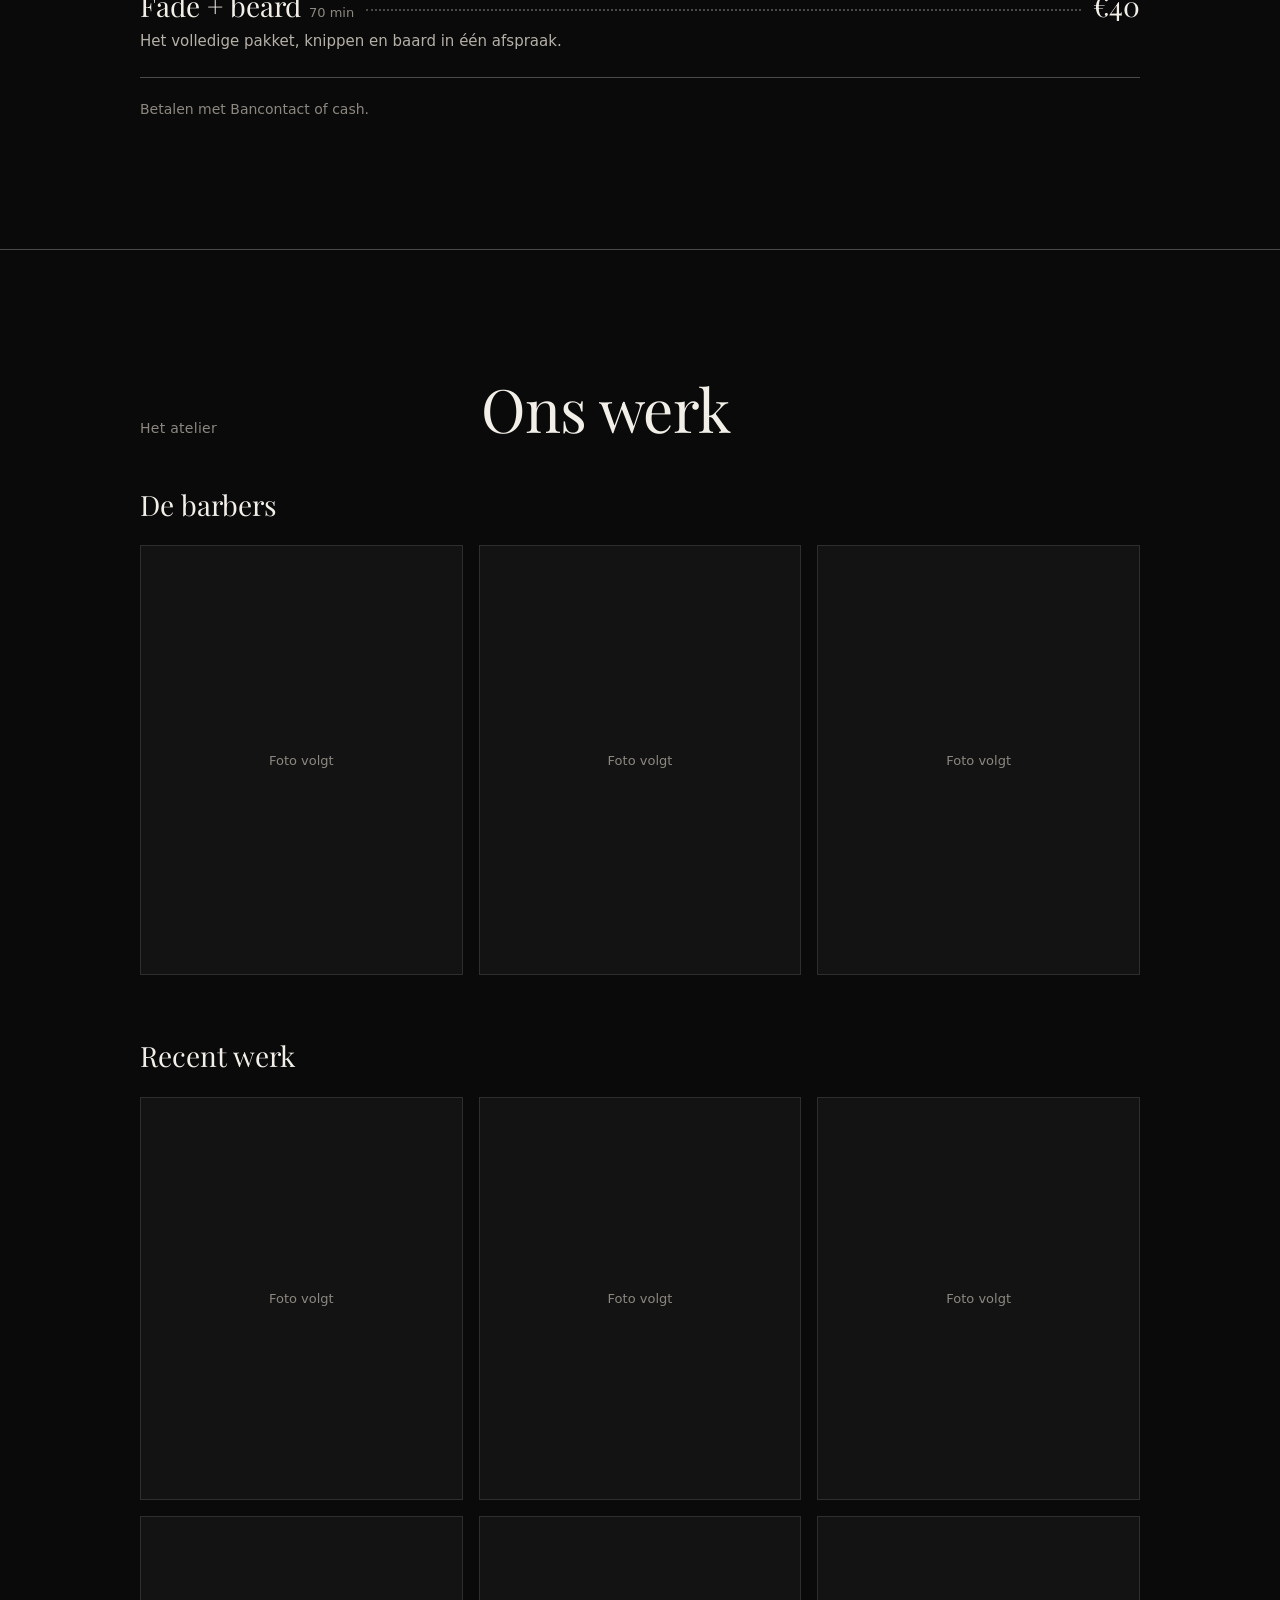
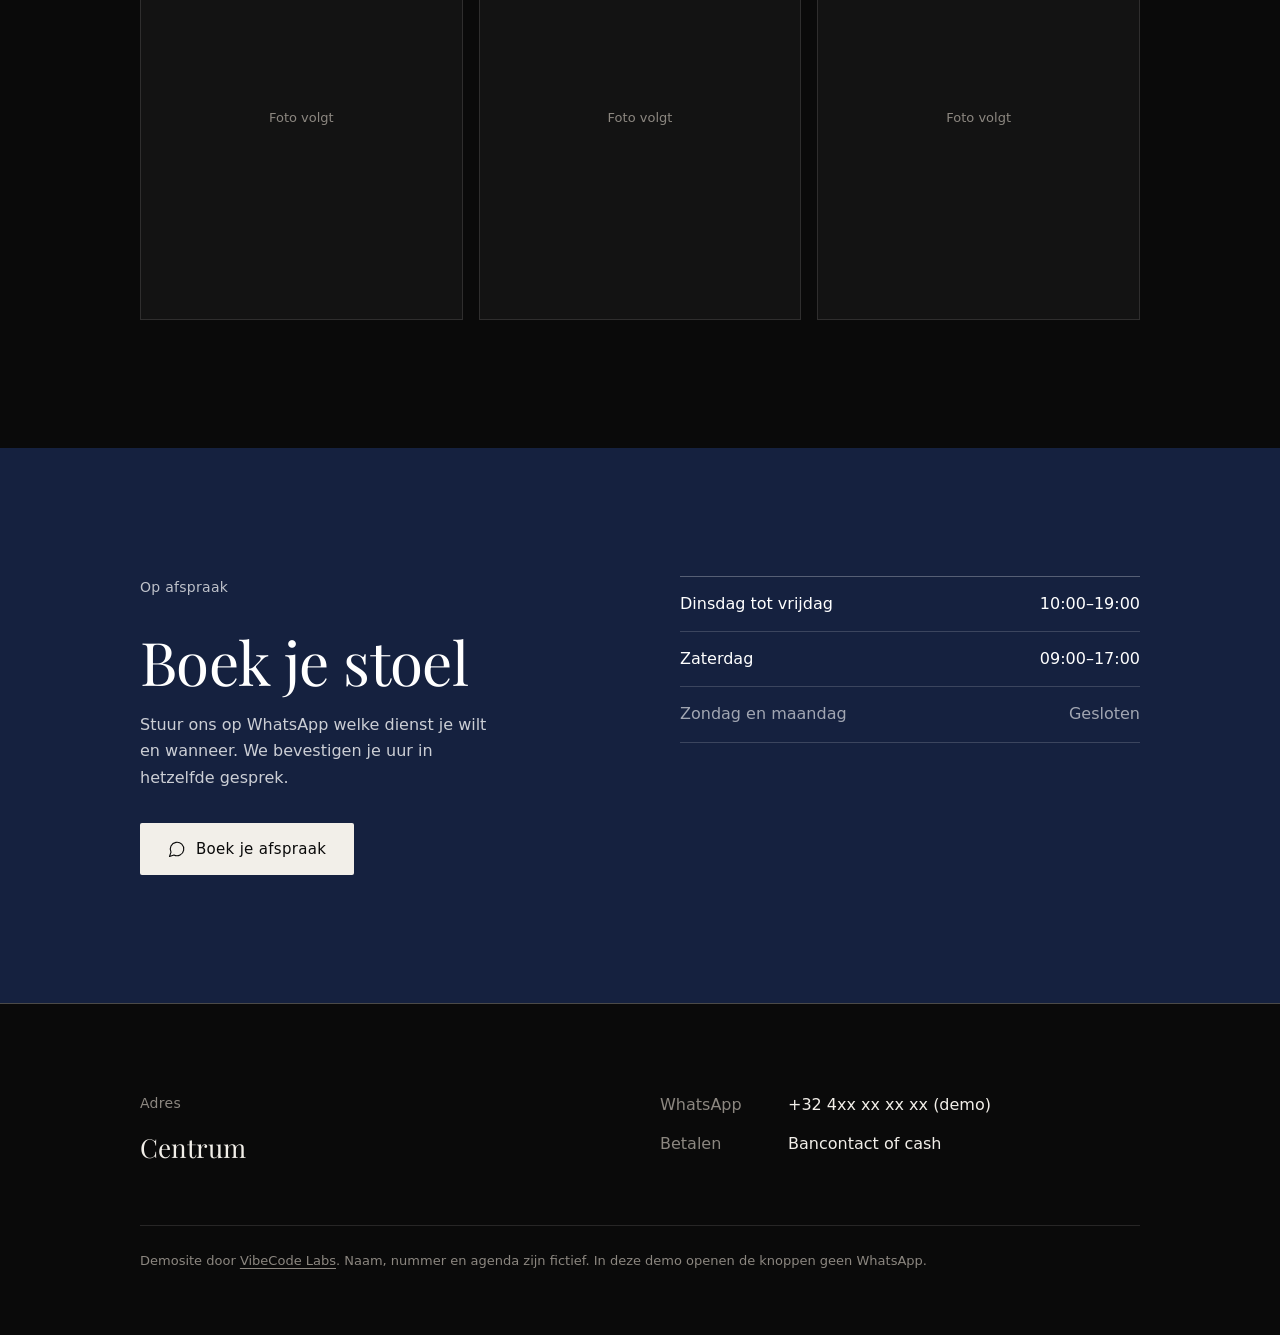
<file: demos/Demo-Barbershop/index.html>
<!doctype html>
<html lang="nl">
<head>
<meta charset="utf-8">
<meta name="viewport" content="width=device-width,initial-scale=1,viewport-fit=cover">
<title>Atelier Noir · Barbershop Vlaanderen</title>
<meta name="description" content="Fades, beard trims en hot towel shaves met het open mes in Vlaanderen. Op afspraak, boeken via WhatsApp. Demo door VibeCode Labs.">
<meta name="theme-color" content="#0a0a0a">
<link rel="preload" href="../fonts/playfair-latin.woff2" as="font" type="font/woff2" crossorigin>
<style>
@font-face{font-family:"Playfair Display";font-weight:400 900;font-display:swap;src:url(../fonts/playfair-latin.woff2) format("woff2")}

/* black and off-white; royal blue owns one surface (the booking band), crimson marks what's next */
:root{
 --bg:#0a0a0a;--surface:#131313;
 --text:#f2efe9;--text-2:#b5b0a8;--muted:#8c8780;
 --line:rgba(242,239,233,.12);--line-strong:rgba(242,239,233,.28);
 --red:#dc2626;--blue:#1e3a8a;--ink:#15213f;
 --open:#5fa36f;
 --ease:cubic-bezier(.2,0,0,1);
 --serif:"Playfair Display",Georgia,serif;
}
*{box-sizing:border-box;margin:0}
html{scroll-behavior:smooth;scroll-padding-top:104px}
body{background:var(--bg);color:var(--text);font:400 16px/1.65 ui-sans-serif,system-ui,-apple-system,"Segoe UI",Roboto,sans-serif;-webkit-font-smoothing:antialiased}
a{color:inherit;text-decoration:none}
:focus-visible{outline:2px solid var(--red);outline-offset:3px}
.wrap{max-width:1080px;margin:auto;padding:0 20px}
h1,h2{font-family:var(--serif);font-weight:400;line-height:1.02;letter-spacing:-.01em}
h2{font-size:clamp(36px,7vw,60px)}
.num{font-variant-numeric:tabular-nums lining-nums}
.label{font-size:14px;color:var(--muted);letter-spacing:.02em}
svg.i{width:18px;height:18px;fill:none;stroke:currentColor;stroke-width:1.5;stroke-linecap:round;stroke-linejoin:round;flex:none}

/* Signature: one barber pole, under the nav */
.pole{height:6px;background:repeating-linear-gradient(-45deg,var(--red) 0 8px,var(--text) 8px 12px,var(--blue) 12px 20px,var(--text) 20px 24px)}

/* Nav */
nav{position:sticky;top:32px;z-index:10;background:var(--bg)}
nav .wrap{display:flex;align-items:center;gap:24px;height:68px}
.logo{font:400 22px var(--serif);letter-spacing:.01em}
.status{display:flex;align-items:center;gap:8px;font-size:14px;color:var(--text-2)}
.status i{width:7px;height:7px;border-radius:50%;background:var(--muted)}
.status.on i{background:var(--open)}
.links{margin-left:auto;display:flex;gap:28px;font-size:15px}
.links a{color:var(--text-2);transition:color .15s var(--ease)}
.links a:hover{color:var(--text)}

/* Buttons: square corners; crimson only on hover */
.btn{display:inline-flex;align-items:center;justify-content:center;gap:10px;height:52px;padding:0 28px;border-radius:2px;font-size:15px;font-weight:500;letter-spacing:.02em;transition:background-color .15s var(--ease),color .15s var(--ease),transform .1s var(--ease)}
.btn:active{transform:scale(.98)}
.btn-main{background:var(--text);color:var(--bg)}
.btn-main:hover{background:var(--red);color:#fff}
.textlink{display:inline-flex;align-items:center;gap:8px;color:var(--text-2);border-bottom:1px solid var(--line-strong);padding-bottom:2px;transition:color .15s var(--ease),border-color .15s var(--ease)}
.textlink:hover{color:var(--text);border-color:var(--text)}

/* Hero */
.hero{padding:80px 0 96px}
.hero .wrap{display:grid;gap:56px;align-items:center}
.hero h1{font-size:clamp(48px,10.5vw,96px);margin:20px 0 28px}
.hero .lead{max-width:36ch;color:var(--text-2);font-size:18px;margin-bottom:36px}
.actions{display:flex;flex-wrap:wrap;align-items:center;gap:16px 28px}

/* A page from the appointment book, framed like print */
.book{border:1px solid var(--line-strong);outline:1px solid var(--line);outline-offset:6px;padding:28px 24px;margin:6px}
.book-head{display:flex;justify-content:space-between;align-items:baseline;padding-bottom:16px;border-bottom:1px solid var(--line-strong)}
.book-head b{font:400 26px var(--serif)}
.book-head span{font-size:13px;color:var(--muted)}
.slots{list-style:none;padding:0}
.slots li{border-bottom:1px solid var(--line)}
.slots li:last-child{border-bottom:0}
.slot{display:grid;grid-template-columns:64px 1fr auto;gap:16px;padding:14px 0;font-size:15px}
.slots time{color:var(--muted)}
.taken span{color:var(--muted);text-decoration:line-through;text-decoration-color:var(--red)}
a.slot{transition:background-color .15s var(--ease)}
a.slot:hover{background:var(--surface)}
a.slot em{font-style:normal;font-size:13px;color:var(--text-2)}
a.slot:hover em{color:var(--text)}
.slots .next em{color:var(--red)}

/* Services & pricing with dotted leaders */
section{padding:96px 0;border-top:1px solid var(--line-strong)}
.head{display:grid;gap:12px;margin-bottom:48px}
.price-list{list-style:none;padding:0}
.price-list li{padding:24px 0;border-bottom:1px solid var(--line)}
.price-list li:first-child{border-top:1px solid var(--line-strong)}
.price-list li:last-child{border-bottom-color:var(--line-strong)}
.row{display:flex;align-items:baseline;gap:12px}
.row h3,.row b{font:400 clamp(22px,4vw,28px)/1.2 var(--serif)}
.row .dots{flex:1;min-width:24px;border-bottom:2px dotted var(--line-strong);transform:translateY(-6px)}
.price-list p{color:var(--text-2);font-size:15px;margin-top:6px;max-width:52ch}
.price-list small{color:var(--muted);font-size:13px;margin-left:8px;font-family:ui-sans-serif,system-ui,sans-serif}
.price-note{margin-top:20px;font-size:14px;color:var(--muted)}

/* Booking band: the one blue surface */
.band{background:var(--ink);border-top:0;color:#fff}
.band :focus-visible{outline-color:#f8fafc}
.band .wrap{display:grid;gap:48px}
.band h2{margin-bottom:20px}
.band p{color:rgba(255,255,255,.78);max-width:36ch;margin-bottom:32px}
.band .label{color:rgba(255,255,255,.72)}
.hours{display:grid;grid-template-columns:1fr auto;align-content:start;border-top:1px solid rgba(255,255,255,.28)}
.hours dt,.hours dd{padding:14px 0;border-bottom:1px solid rgba(255,255,255,.16);margin:0}
.hours dd{text-align:right}
.hours .closed{color:rgba(255,255,255,.6)}

/* Photo grids: grey slots until the owner's photos arrive */
.photos{display:grid;grid-template-columns:repeat(2,1fr);gap:12px}
.photo{aspect-ratio:4/5;background:var(--surface);border:1px solid var(--line);display:grid;place-items:center;font-size:13px;color:var(--muted)}
.barbers .photo{aspect-ratio:3/4}
.sub{font:400 28px/1.2 var(--serif);margin:0 0 24px}
.sub+.photos+.sub{margin-top:64px}

/* Demo banner */
body{padding-top:32px}
.demo{position:fixed;top:0;left:0;right:0;z-index:30;height:32px;display:flex;align-items:center;justify-content:center;white-space:nowrap;background:#f2efe9;color:#0a0a0a;font-size:13px;font-weight:500}
.demo a{text-decoration:underline;text-underline-offset:3px}

/* Footer */
footer{padding:88px 0 128px;border-top:1px solid var(--line-strong)}
footer .wrap{display:grid;gap:40px}
footer address{font:400 26px/1.3 var(--serif);font-style:normal;margin:16px 0 20px}
footer dl{display:grid;grid-template-columns:104px 1fr;gap:12px 24px;align-content:start}
footer dt{color:var(--muted)}footer dd{margin:0}
.credit{grid-column:1/-1;padding-top:24px;border-top:1px solid var(--line);font-size:13px;color:var(--muted)}
.credit a{text-decoration:underline;text-underline-offset:3px}

/* Mobile booking bar: appears once the hero button has scrolled away */
.bar{position:fixed;left:0;right:0;bottom:0;z-index:20;padding:12px 16px calc(12px + env(safe-area-inset-bottom));background:var(--bg);border-top:1px solid var(--line-strong);transition:transform .25s var(--ease)}
.bar .btn{width:100%}
.bar.away{transform:translateY(110%)}

@media(max-width:559px){.links{display:none}}
@media(min-width:768px){
 .photos{grid-template-columns:repeat(3,1fr);gap:16px}
 .wrap{padding:0 40px}
 .hero{padding:112px 0 128px}
 .hero .wrap{grid-template-columns:1.2fr 1fr;gap:80px}
 section{padding:128px 0}
 .head{grid-template-columns:1fr 2fr;align-items:end}
 .band .wrap{grid-template-columns:1fr 1fr;gap:80px}
 footer .wrap{grid-template-columns:1fr 1fr}
 footer{padding-bottom:64px}
 .bar{display:none}
}
@media(prefers-reduced-motion:reduce){html{scroll-behavior:auto}*{transition:none!important}}

/* Demo notice instead of opening WhatsApp */
.toast{position:fixed;left:16px;right:16px;bottom:88px;z-index:40;max-width:440px;margin:auto;padding:14px 16px;background:var(--surface);border:1px solid var(--line);border-radius:10px;color:var(--text);font-size:14px;line-height:1.5;opacity:0;transform:translateY(8px);pointer-events:none;transition:opacity .2s ease,transform .2s ease}
.toast.show{opacity:1;transform:none}
.toast q{display:block;margin-top:6px;color:var(--text-2)}
@media(min-width:768px){.toast{bottom:24px}}
</style>
</head>
<body>
<p class="demo">Demo site by&nbsp;<a href="../../">VibeCode Labs</a></p>
<svg width="0" height="0" style="position:absolute" aria-hidden="true">
 <symbol id="i-msg" viewBox="0 0 24 24"><path d="M7.9 20A9 9 0 1 0 4 16.1L2 22Z"/></symbol>
</svg>

<nav aria-label="Hoofdmenu">
 <div class="wrap">
  <a class="logo" href="#top">Atelier Noir</a>
  <div class="status" id="status"><i></i><span>Openingsuren</span></div>
  <div class="links"><a href="#diensten">Prijzen</a><a href="#boeken">Uren</a><a href="#contact">Adres</a></div>
 </div>
 <div class="pole" aria-hidden="true"></div>
</nav>

<main>
<header class="hero" id="top"><div class="wrap">
 <div>
  <p class="label">Barbershop · Centrum</p>
  <h1>Fades en scheerbeurten met het open mes</h1>
  <p class="lead">Elke scheerbeurt met warme handdoeken en een open mes, elke fade met de schaar afgewerkt. Op afspraak, zonder wachtrij.</p>
  <div class="actions">
   <a class="btn btn-main" id="hero-book" href="#demo-whatsapp" data-msg="Hallo, ik wil graag een afspraak boeken. Dienst:  Dag en uur: "><svg class="i"><use href="#i-msg"/></svg>Boek je afspraak</a>
   <a class="textlink" href="#werk">Bekijk ons werk</a>
  </div>
 </div>

 <figure class="book num" aria-label="Voorbeeld van een dag in het afsprakenboek">
  <div class="book-head"><b>Een dinsdag</b><span>Voorbeeld</span></div>
  <ul class="slots">
   <li class="taken"><div class="slot"><time>10:00</time><span>Fade</span></div></li>
   <li class="taken"><div class="slot"><time>10:45</time><span>Beard trim</span></div></li>
   <li class="next"><a class="slot" href="#demo-whatsapp" data-msg="Hallo, kan ik om 11:30 langskomen? Dienst: "><time>11:30</time><span>Vrij</span><em>Aanvragen</em></a></li>
   <li><a class="slot" href="#demo-whatsapp" data-msg="Hallo, kan ik om 13:00 langskomen? Dienst: "><time>13:00</time><span>Vrij</span><em>Aanvragen</em></a></li>
   <li><a class="slot" href="#demo-whatsapp" data-msg="Hallo, kan ik om 14:15 langskomen? Dienst: "><time>14:15</time><span>Vrij</span><em>Aanvragen</em></a></li>
  </ul>
 </figure>
</div></header>

<section id="diensten" aria-labelledby="d"><div class="wrap">
 <div class="head"><p class="label">Diensten en prijzen</p><h2 id="d">Het menu</h2></div>
 <ul class="price-list num">
  <li><div class="row"><h3>Fade<small>45 min</small></h3><span class="dots" aria-hidden="true"></span><b>€25</b></div><p>Skin, low, mid of high fade, afgewerkt met schaar en styling.</p></li>
  <li><div class="row"><h3>Beard trim<small>30 min</small></h3><span class="dots" aria-hidden="true"></span><b>€18</b></div><p>Contouren met het mes, bijwerken op lengte en baardolie.</p></li>
  <li><div class="row"><h3>Hot towel shave<small>40 min</small></h3><span class="dots" aria-hidden="true"></span><b>€30</b></div><p>Klassieke scheerbeurt met warme handdoeken en een open mes.</p></li>
  <li><div class="row"><h3>Fade + beard<small>70 min</small></h3><span class="dots" aria-hidden="true"></span><b>€40</b></div><p>Het volledige pakket, knippen en baard in één afspraak.</p></li>
 </ul>
 <p class="price-note">Betalen met Bancontact of cash.</p>
</div></section>

<section id="werk" aria-labelledby="w"><div class="wrap">
 <div class="head"><p class="label">Het atelier</p><h2 id="w">Ons werk</h2></div>
 <h3 class="sub">De barbers</h3>
 <div class="photos barbers"><div class="photo">Foto volgt</div><div class="photo">Foto volgt</div><div class="photo">Foto volgt</div></div>
 <h3 class="sub">Recent werk</h3>
 <div class="photos"><div class="photo">Foto volgt</div><div class="photo">Foto volgt</div><div class="photo">Foto volgt</div><div class="photo">Foto volgt</div><div class="photo">Foto volgt</div><div class="photo">Foto volgt</div></div>
</div></section>

<section class="band" id="boeken" aria-labelledby="b"><div class="wrap">
 <div>
  <p class="label">Op afspraak</p>
  <h2 id="b">Boek je stoel</h2>
  <p>Stuur ons op WhatsApp welke dienst je wilt en wanneer. We bevestigen je uur in hetzelfde gesprek.</p>
  <a class="btn btn-main" href="#demo-whatsapp" data-msg="Hallo, ik wil graag een afspraak boeken. Dienst:  Dag en uur: "><svg class="i"><use href="#i-msg"/></svg>Boek je afspraak</a>
 </div>
 <dl class="hours num" aria-label="Openingsuren">
  <dt>Dinsdag tot vrijdag</dt><dd>10:00–19:00</dd>
  <dt>Zaterdag</dt><dd>09:00–17:00</dd>
  <dt class="closed">Zondag en maandag</dt><dd class="closed">Gesloten</dd>
 </dl>
</div></section>
</main>

<footer id="contact"><div class="wrap">
 <div>
  <p class="label">Adres</p>
  <address>Centrum</address>
 </div>
 <dl class="num">
  <dt>WhatsApp</dt><dd>+32 4xx xx xx xx (demo)</dd>
  <dt>Betalen</dt><dd>Bancontact of cash</dd>
 </dl>
 <p class="credit">Demosite door <a href="../../">VibeCode Labs</a>. Naam, nummer en agenda zijn fictief. <span id="demo-whatsapp">In deze demo openen de knoppen geen WhatsApp.</span></p>
</div></footer>

<div class="bar" id="bar"><a class="btn btn-main" href="#demo-whatsapp" data-msg="Hallo, ik wil graag een afspraak boeken. Dienst:  Dag en uur: "><svg class="i"><use href="#i-msg"/></svg>Boek je afspraak</a></div>

<script>
// Open/closed in Belgian time, not the visitor's clock. [open, close] in hours, index 0 = Sunday, null = closed
const H=[null,null,[10,19],[10,19],[10,19],[10,19],[9,17]];
const p=Object.fromEntries(new Intl.DateTimeFormat('en-GB',{timeZone:'Europe/Brussels',weekday:'short',hour:'numeric',minute:'numeric',hourCycle:'h23'}).formatToParts(new Date()).map(x=>[x.type,x.value]));
const r=H[['Sun','Mon','Tue','Wed','Thu','Fri','Sat'].indexOf(p.weekday)],t=+p.hour+p.minute/60,on=!!r&&t>=r[0]&&t<r[1];
const s=document.getElementById('status');s.classList.toggle('on',on);
s.lastElementChild.textContent=on?'Nu open tot '+r[1]+':00':'Gesloten';

// Hide the mobile bar while the hero's own booking button is on screen
const bar=document.getElementById('bar');
const cta=document.getElementById('hero-book'),sync=()=>bar.classList.toggle('away',cta.getBoundingClientRect().bottom>0);
sync();addEventListener('scroll',sync,{passive:true});
</script>
<p class="toast" id="toast" role="status" aria-live="polite"></p>
<script>
// Demo only: show the message WhatsApp would open with, instead of messaging a made-up number
const toast=document.getElementById('toast');let tt;
document.querySelectorAll('a[data-msg]').forEach(a=>a.addEventListener('click',e=>{
  e.preventDefault();
  toast.textContent='Demo: in de echte site opent WhatsApp met dit bericht klaar.';
  const q=document.createElement('q');q.textContent=a.dataset.msg;toast.append(q);
  toast.classList.add('show');clearTimeout(tt);tt=setTimeout(()=>toast.classList.remove('show'),4000);
}));
</script>
</body>
</html>
</file>
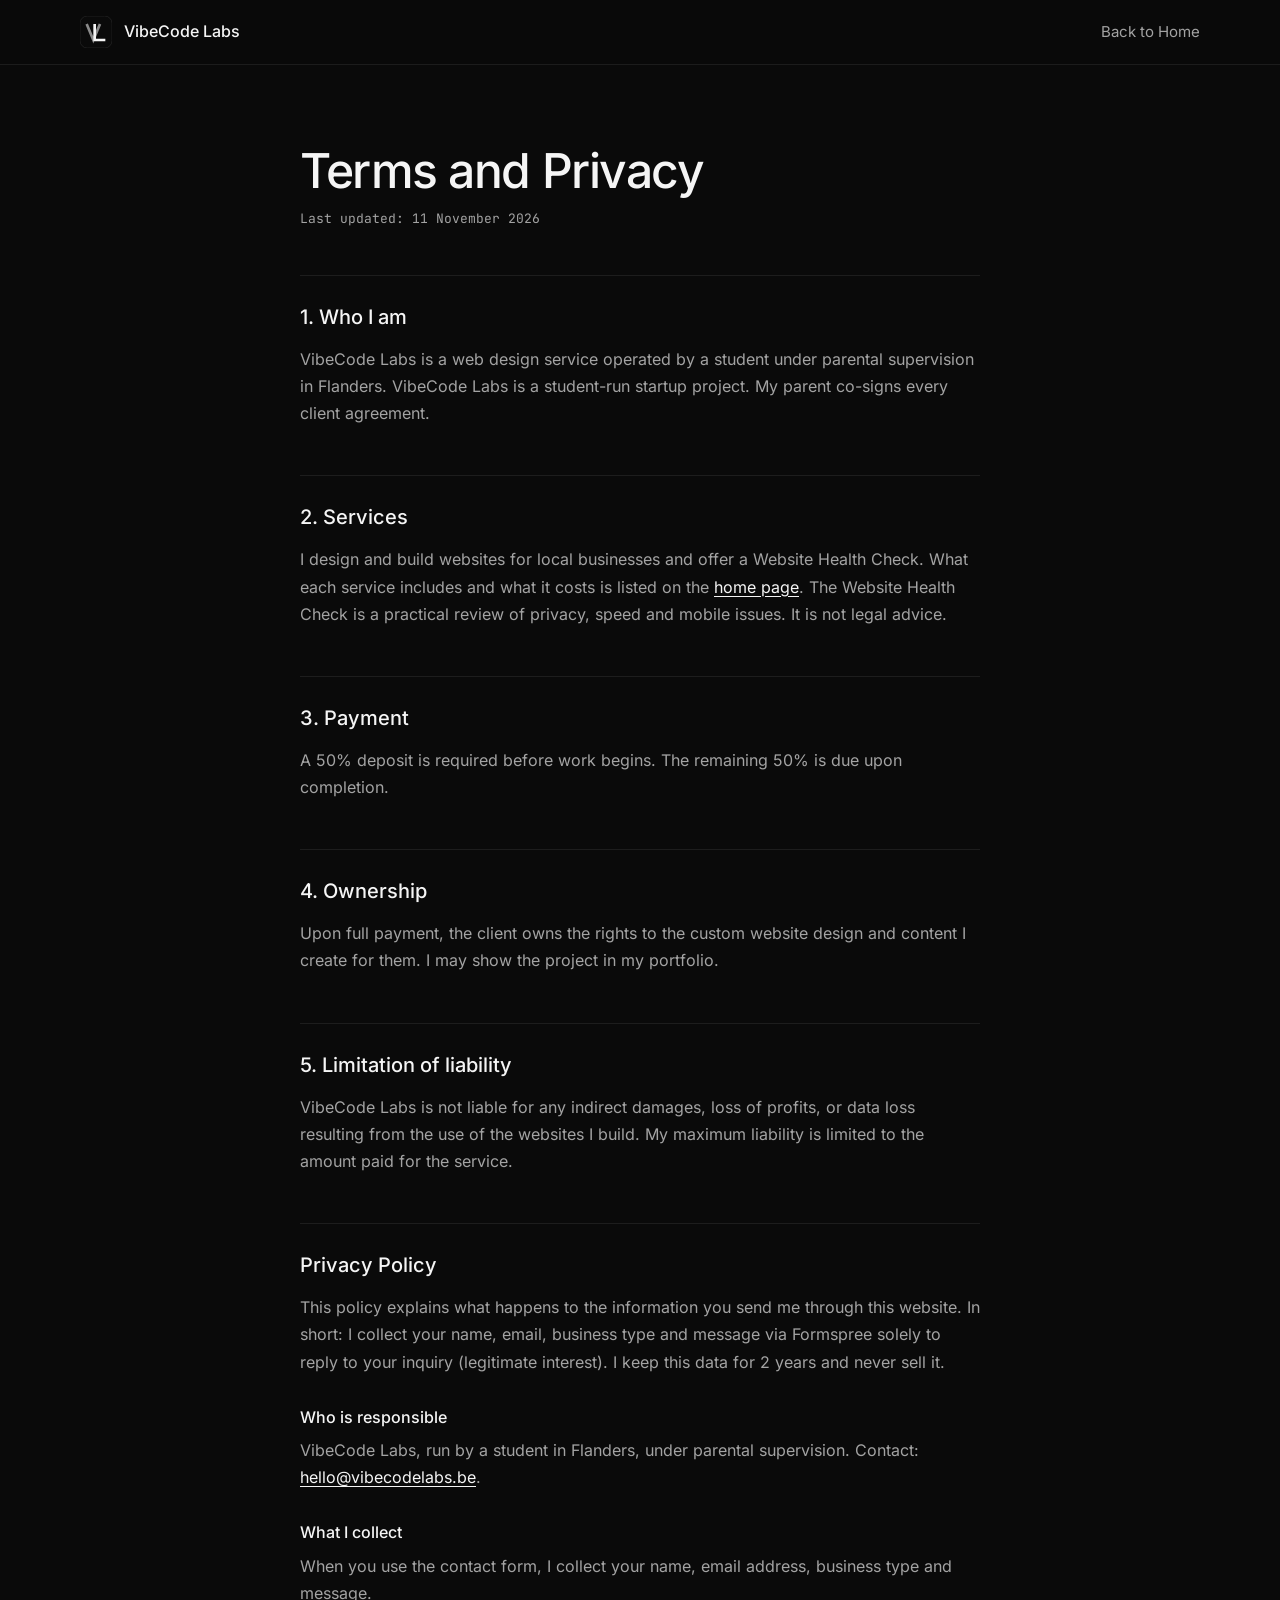
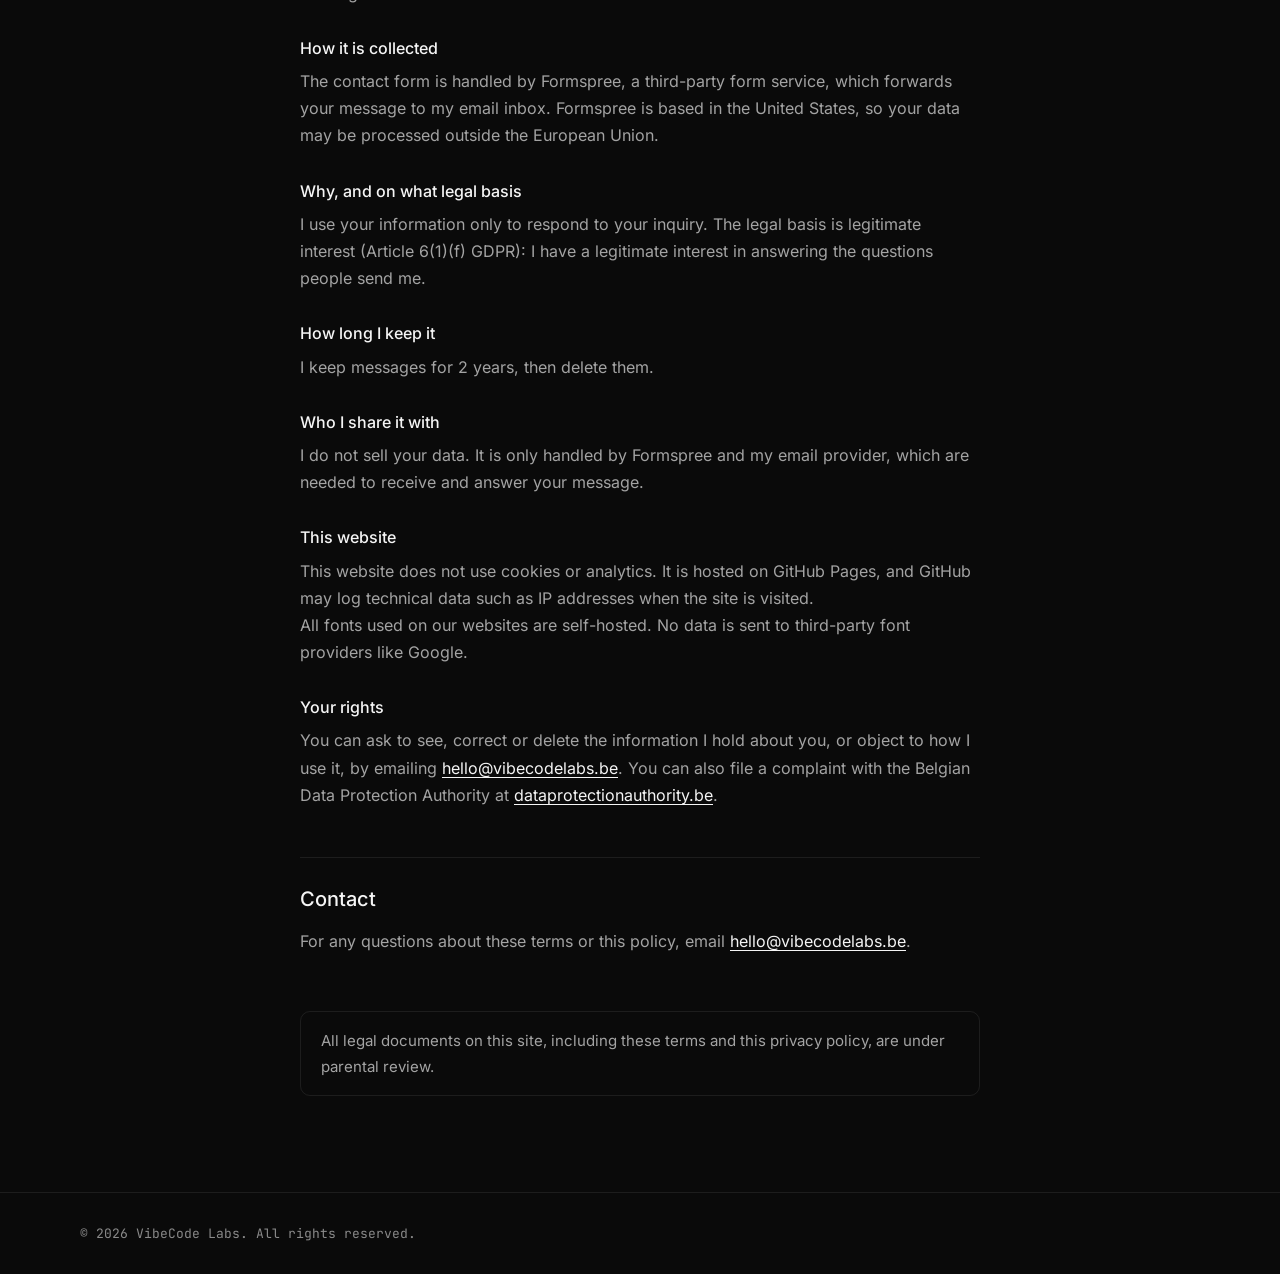
<file: terms.html>
<!DOCTYPE html>
<html lang="en">
<head>
    <meta charset="UTF-8">
    <meta name="viewport" content="width=device-width, initial-scale=1.0">
    <title>Terms and Privacy | VibeCode Labs</title>
    <meta property="og:image" content="https://qrdz0.github.io/VibeCode-Labs/og-image.jpg">
    <meta name="description" content="Terms of service and privacy policy for VibeCode Labs, a web design service in Flanders.">
    <meta name="theme-color" content="#0a0a0a">
    <link rel="preload" href="fonts/inter-latin.woff2" as="font" type="font/woff2" crossorigin>
    <style>
    /* Same palette and type as the landing page */
    @font-face { font-family: "Inter"; font-weight: 100 900; font-display: swap; src: url(fonts/inter-latin.woff2) format("woff2"); }
    @font-face { font-family: "JetBrains Mono"; font-weight: 100 800; font-display: swap; src: url(fonts/jetbrains-mono-latin.woff2) format("woff2"); }
    :root { --black: #0a0a0a; --line: rgba(245,245,245,.08); --text: #f5f5f5; --text-2: #a3a3a3; --muted: #8a8a8a; --accent: #e8b04a; }
    * { box-sizing: border-box; margin: 0; }
    html { scroll-padding-top: 88px; }
    body { background: var(--black); color: var(--text); font: 400 16px/1.7 "Inter", system-ui, sans-serif; -webkit-font-smoothing: antialiased; }
    a { color: inherit; }
    :focus-visible { outline: 2px solid var(--accent); outline-offset: 3px; border-radius: 6px; }
    .site-header { position: sticky; top: 0; z-index: 10; background: rgba(10,10,10,.85); backdrop-filter: blur(12px); border-bottom: 1px solid var(--line); }
    .site-header .inner { max-width: 1200px; margin: 0 auto; padding: 0 20px; height: 64px; display: flex; align-items: center; justify-content: space-between; }
    .logo-text { display: flex; align-items: center; gap: 12px; font-weight: 500; text-decoration: none; }
    .back { color: var(--text-2); font-size: 15px; text-decoration: none; transition: color 150ms ease; }
    .back:hover { color: var(--text); }
    .legal-content { max-width: 720px; margin: 0 auto; padding: 80px 20px 96px; }
    .legal-content h1 { font-size: clamp(36px, 6vw, 48px); line-height: 1.1; font-weight: 500; letter-spacing: -.03em; }
    .last-updated { margin: 12px 0 48px; font: 400 13px "JetBrains Mono", ui-monospace, monospace; color: var(--muted); }
    .legal-content h2 { font-size: 20px; font-weight: 500; margin: 48px 0 12px; padding-top: 24px; border-top: 1px solid var(--line); }
    .legal-content p, .legal-content li { color: var(--text-2); }
    .legal-content strong { color: var(--text); font-weight: 500; }
    .legal-content h3 { font-size: 16px; font-weight: 500; color: var(--text); margin: 28px 0 6px; }
    .legal-content p a { color: var(--text); text-underline-offset: 3px; }
    .note { margin-top: 56px; padding: 16px 20px; border: 1px solid var(--line); border-radius: 10px; font-size: 15px; }
    .legal-content ul { padding-left: 20px; margin-top: 12px; display: grid; gap: 8px; }
    .site-footer { border-top: 1px solid var(--line); }
    .site-footer p { max-width: 1200px; margin: 0 auto; padding: 32px 20px; font: 400 13px "JetBrains Mono", ui-monospace, monospace; color: var(--muted); }
    @media (min-width: 768px) { .site-header .inner, .site-footer p { padding-left: 40px; padding-right: 40px; } }
    </style>
</head>
<body>

    <header class="site-header">
        <div class="inner">
            <a href="index.html" class="logo-text">
                <svg width="32" height="32" viewBox="0 0 48 48" aria-hidden="true"><rect width="48" height="48" rx="11" fill="#0a0a0a" stroke="#2a2a2a"/><path d="M10 12 20 36 30 12" fill="none" stroke="#8a8a8a" stroke-width="4"/><path d="M22 12V36H38" fill="none" stroke="#f5f5f5" stroke-width="4"/></svg>
                VibeCode Labs
            </a>
            <nav aria-label="Main">
                <a class="back" href="index.html">Back to Home</a>
            </nav>
        </div>
    </header>

    <main class="legal-content">
        <h1>Terms and Privacy</h1>
        <p class="last-updated">Last updated: 11 November 2026</p>

        <h2>1. Who I am</h2>
        <p>VibeCode Labs is a web design service operated by a student under parental supervision in Flanders. VibeCode Labs is a student-run startup project. My parent co-signs every client agreement.</p>

        <h2>2. Services</h2>
        <p>I design and build websites for local businesses and offer a Website Health Check. What each service includes and what it costs is listed on the <a href="index.html#services">home page</a>. The Website Health Check is a practical review of privacy, speed and mobile issues. It is not legal advice.</p>

        <h2>3. Payment</h2>
        <p>A 50% deposit is required before work begins. The remaining 50% is due upon completion.</p>

        <h2>4. Ownership</h2>
        <p>Upon full payment, the client owns the rights to the custom website design and content I create for them. I may show the project in my portfolio.</p>

        <h2>5. Limitation of liability</h2>
        <p>VibeCode Labs is not liable for any indirect damages, loss of profits, or data loss resulting from the use of the websites I build. My maximum liability is limited to the amount paid for the service.</p>

        <h2 id="privacy">Privacy Policy</h2>
        <p>This policy explains what happens to the information you send me through this website. In short: I collect your name, email, business type and message via Formspree solely to reply to your inquiry (legitimate interest). I keep this data for 2 years and never sell it.</p>

        <h3>Who is responsible</h3>
        <p>VibeCode Labs, run by a student in Flanders, under parental supervision. Contact: <a href="mailto:hello@vibecodelabs.be">hello@vibecodelabs.be</a>.</p>

        <h3>What I collect</h3>
        <p>When you use the contact form, I collect your name, email address, business type and message.</p>

        <h3>How it is collected</h3>
        <p>The contact form is handled by Formspree, a third-party form service, which forwards your message to my email inbox. Formspree is based in the United States, so your data may be processed outside the European Union.</p>

        <h3>Why, and on what legal basis</h3>
        <p>I use your information only to respond to your inquiry. The legal basis is legitimate interest (Article 6(1)(f) GDPR): I have a legitimate interest in answering the questions people send me.</p>

        <h3>How long I keep it</h3>
        <p>I keep messages for 2 years, then delete them.</p>

        <h3>Who I share it with</h3>
        <p>I do not sell your data. It is only handled by Formspree and my email provider, which are needed to receive and answer your message.</p>

        <h3>This website</h3>
        <p>This website does not use cookies or analytics. It is hosted on GitHub Pages, and GitHub may log technical data such as IP addresses when the site is visited.</p>
        <p>All fonts used on our websites are self-hosted. No data is sent to third-party font providers like Google.</p>

        <h3>Your rights</h3>
        <p>You can ask to see, correct or delete the information I hold about you, or object to how I use it, by emailing <a href="mailto:hello@vibecodelabs.be">hello@vibecodelabs.be</a>. You can also file a complaint with the Belgian Data Protection Authority at <a href="https://www.dataprotectionauthority.be">dataprotectionauthority.be</a>.</p>

        <h2>Contact</h2>
        <p>For any questions about these terms or this policy, email <a href="mailto:hello@vibecodelabs.be">hello@vibecodelabs.be</a>.</p>

        <p class="note">All legal documents on this site, including these terms and this privacy policy, are under parental review.</p>
    </main>

    <footer class="site-footer">
        <p>&copy; 2026 VibeCode Labs. All rights reserved.</p>
    </footer>

</body>
</html>
</file>
